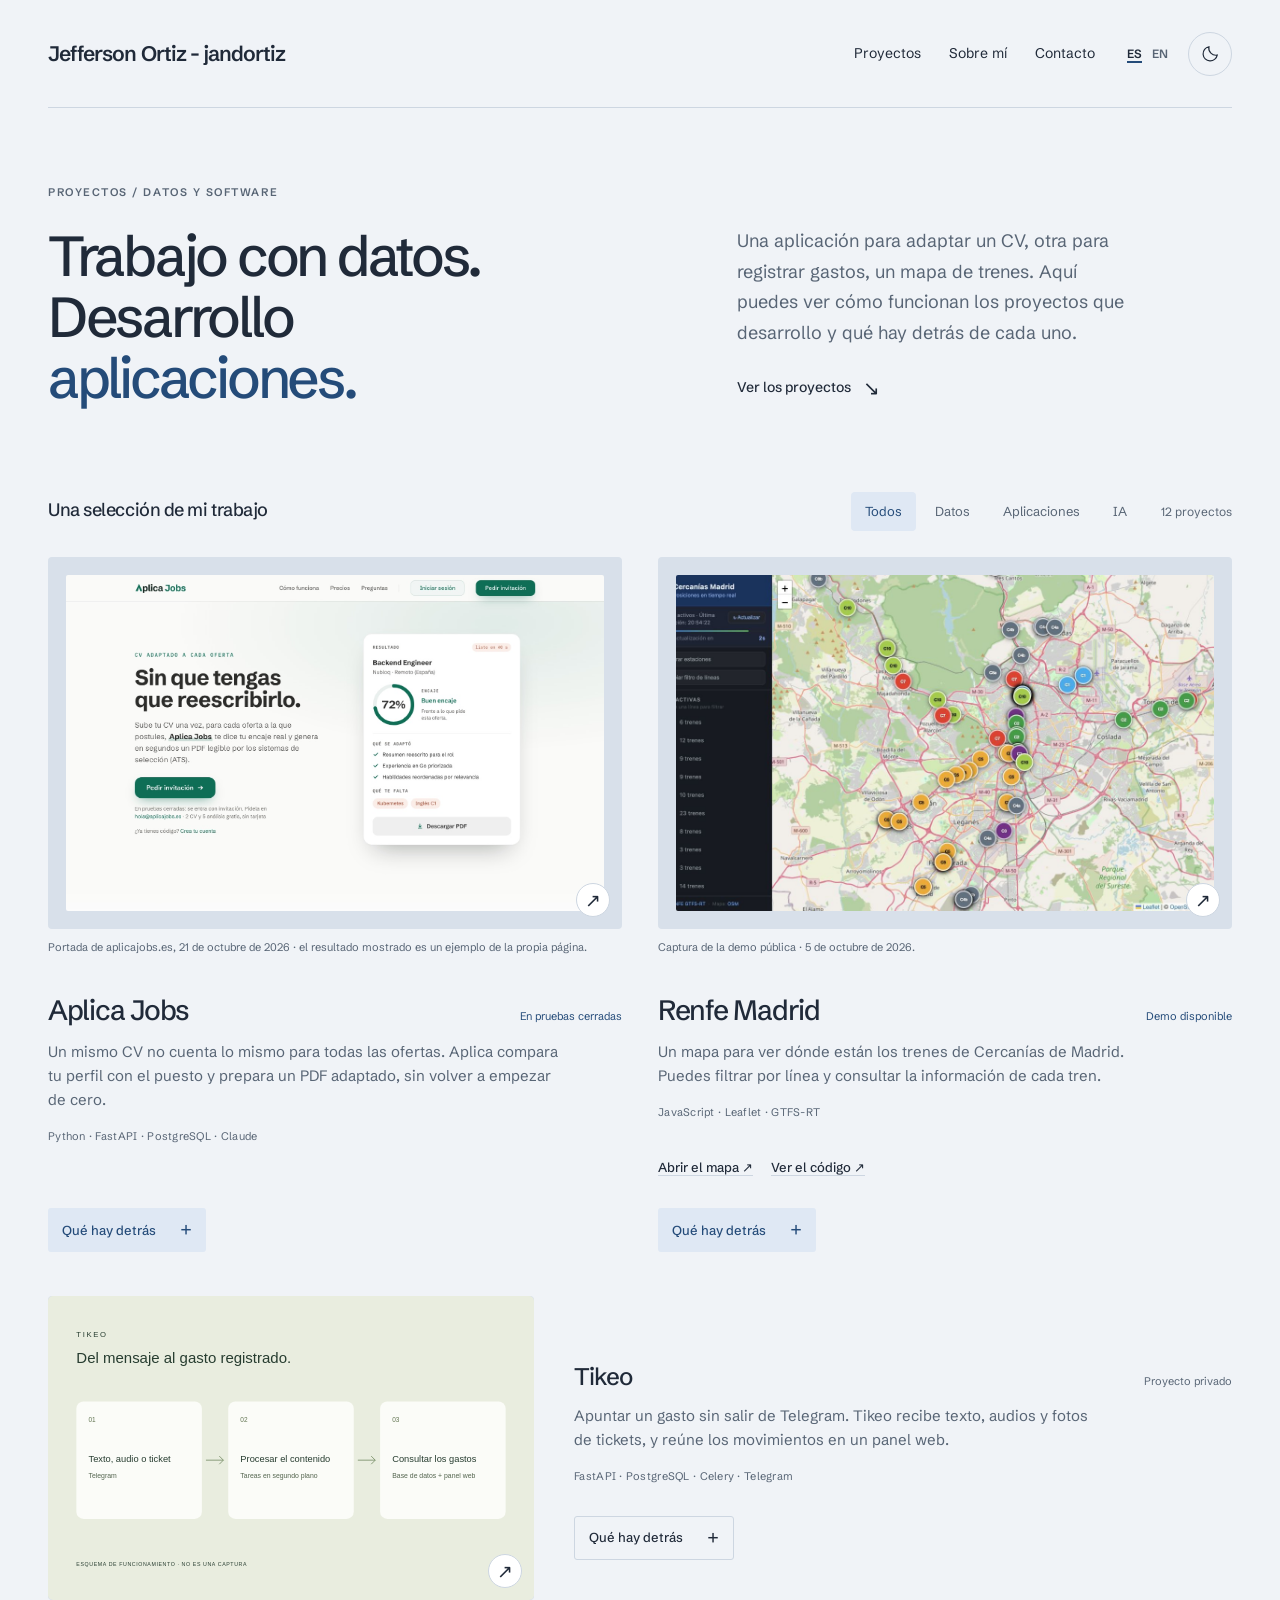
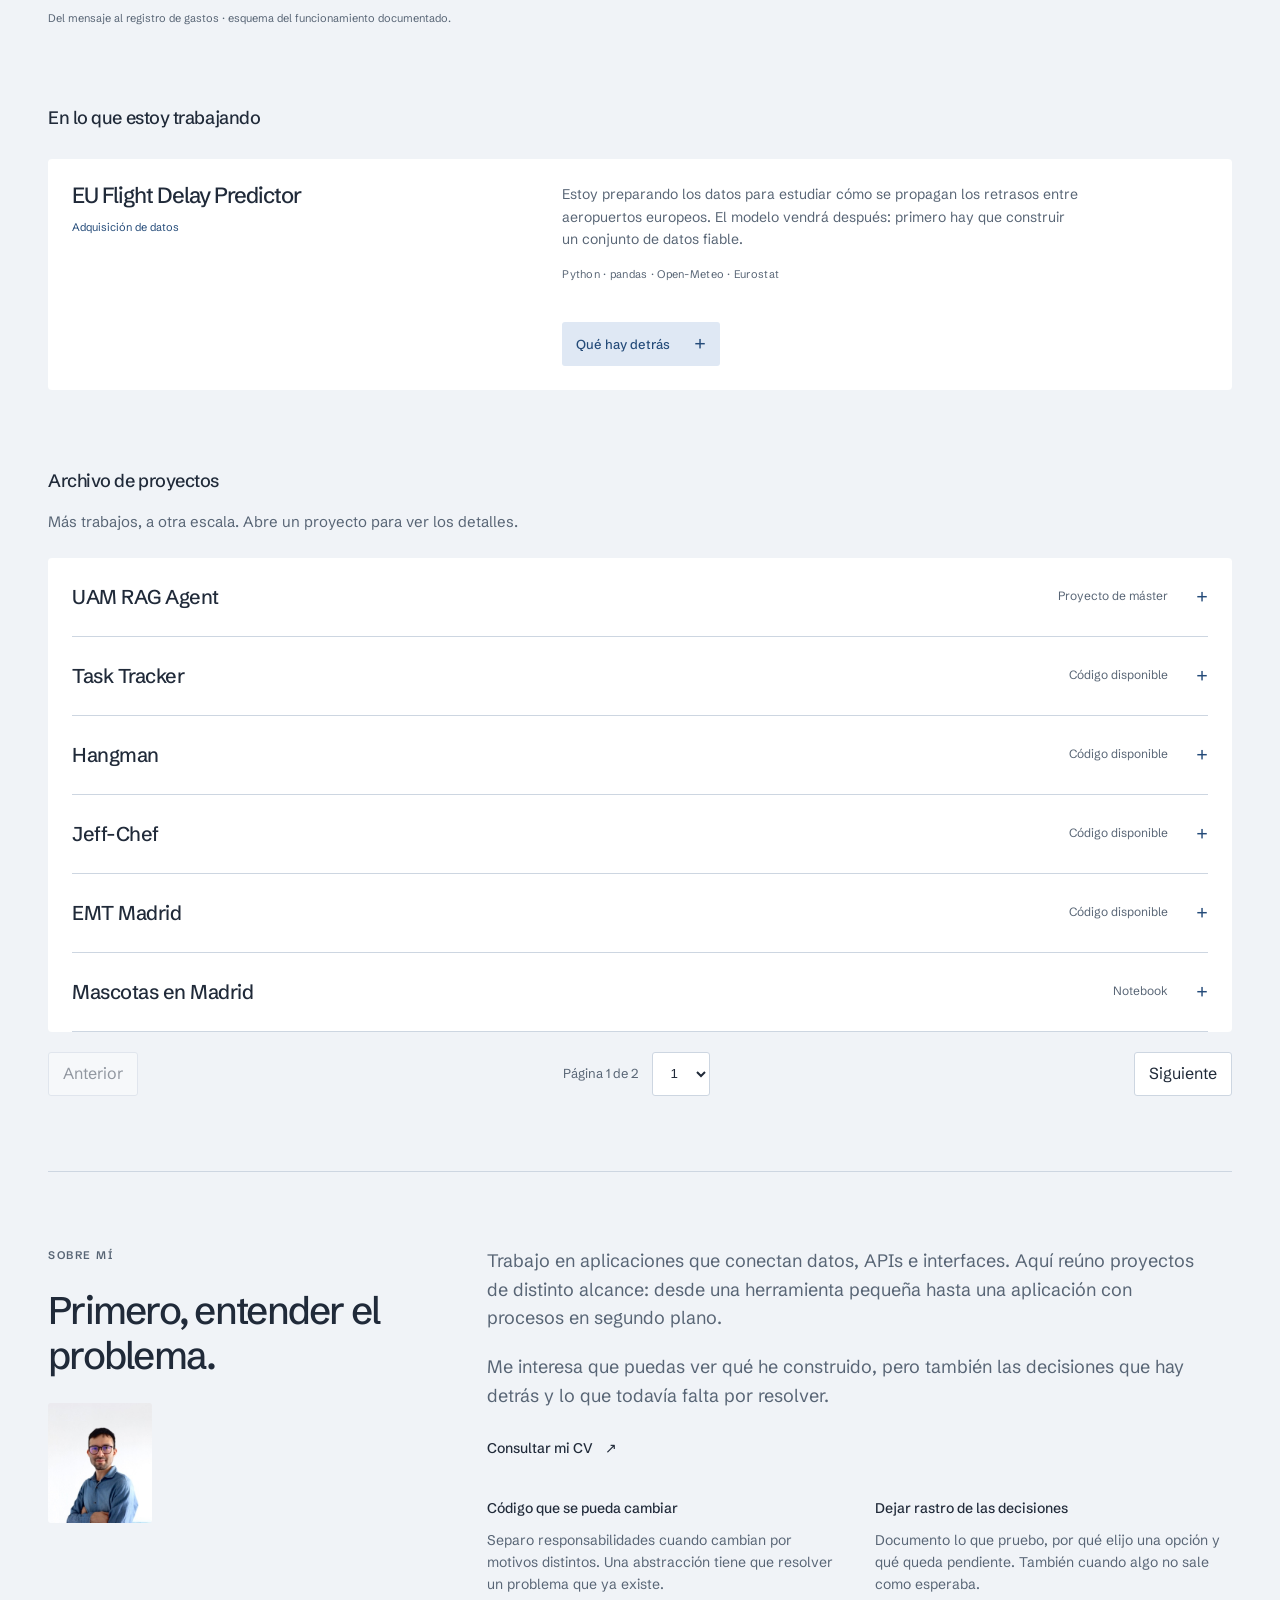
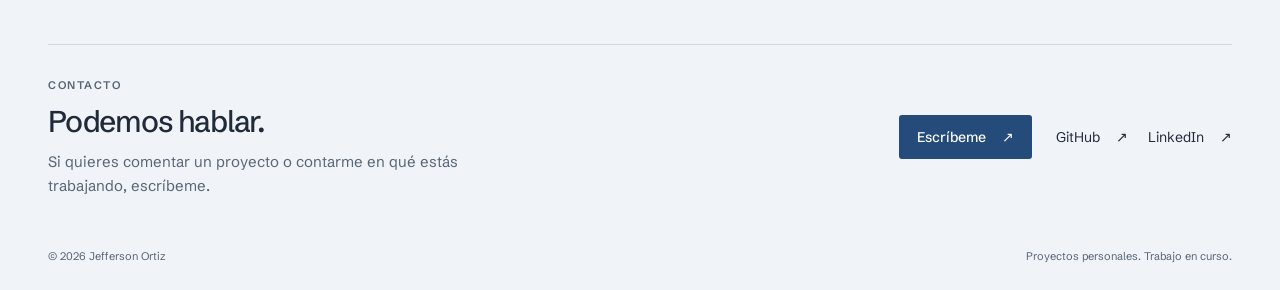
<file: index.html>
<!doctype html>
<!-- Generated by _portfolio/build.py. Edit _portfolio/content and templates. -->
<html lang="es" data-theme="light">
<head>
  <meta charset="utf-8">
  <meta name="viewport" content="width=device-width,initial-scale=1">
  <title>jandortiz — Datos y software</title>
  <meta name="description" content="Aplicaciones, análisis de datos y proyectos de Jefferson Ortiz. Qué hacen, cómo están construidos y lo que todavía está en desarrollo.">
  <link rel="canonical" href="https://jandortiz.com/">
  <link rel="alternate" hreflang="es" href="https://jandortiz.com/">
  <link rel="alternate" hreflang="en" href="https://jandortiz.com/en/">
  <link rel="alternate" hreflang="x-default" href="https://jandortiz.com/">
  <meta property="og:type" content="website">
  <meta property="og:site_name" content="Jefferson Ortiz">
  <meta property="og:title" content="Jefferson Ortiz — Datos y software">
  <meta property="og:description" content="Aplicaciones, análisis de datos y proyectos de Jefferson Ortiz. Qué hacen, cómo están construidos y lo que todavía está en desarrollo.">
  <meta property="og:url" content="https://jandortiz.com/">
  <meta property="og:locale" content="es_ES">
  <meta property="og:locale:alternate" content="en_GB">
  <meta property="og:image" content="https://jandortiz.com/imgs/social-preview.jpg">
  <meta property="og:image:width" content="1200">
  <meta property="og:image:height" content="630">
  <meta property="og:image:alt" content="Jefferson Ortiz — Datos y software">
  <meta name="twitter:card" content="summary_large_image">
  <script src="/js/theme.js"></script>
  <link rel="preload" href="/fonts/schibsted-grotesk-latin.woff2" as="font" type="font/woff2" crossorigin>
  <link rel="stylesheet" href="/css/styles.css">
  <link rel="icon" href="/imgs/favicon.svg" type="image/svg+xml">
  <script type="module" src="/js/main.js"></script>
</head>
<body id="top">
  <a class="skip-link" href="#main">Saltar al contenido</a>
  <header class="site-header wrap">
    <a class="wordmark" href="/">Jefferson Ortiz <span class="wordmark-alias"><span class="wordmark-separator" aria-hidden="true">- </span>jandortiz</span></a>
    <nav class="site-nav" aria-label="Navegación principal">
      <a href="#projects">Proyectos</a><a href="#about">Sobre mí</a><a href="#contact">Contacto</a>
    </nav>
    <div class="utilities">
      <nav class="language" aria-label="Idioma">
        <a href="/#top" lang="es" hreflang="es" aria-label="Español" aria-current="page">ES</a>
        <a href="/en/#top" lang="en" hreflang="en" aria-label="English" data-language>EN</a>
      </nav>
      <button class="theme-toggle" type="button" data-theme-toggle data-light-label="Modo claro" data-dark-label="Modo oscuro" aria-label="Modo oscuro" hidden>
        <svg class="moon" viewBox="0 0 24 24" fill="none" stroke="currentColor" stroke-width="1.5" aria-hidden="true"><path d="M20.5 14A9 9 0 0 1 10 3.5 9 9 0 1 0 20.5 14Z"/></svg>
        <svg class="sun" viewBox="0 0 24 24" fill="none" stroke="currentColor" stroke-width="1.5" aria-hidden="true"><circle cx="12" cy="12" r="4"/><path d="M12 2v2m0 16v2M2 12h2m16 0h2M5 5l1.5 1.5m11 11L19 19M5 19l1.5-1.5m11-11L19 5"/></svg>
      </button>
    </div>
  </header>
  <main id="main" class="wrap">
    <section class="hero" aria-labelledby="intro-title">
      <div><p class="eyebrow">Proyectos / Datos y software</p><h1 id="intro-title">Trabajo con datos.<br>Desarrollo<br><em>aplicaciones.</em></h1></div>
      <div class="hero-note"><p>Una aplicación para adaptar un CV, otra para registrar gastos, un mapa de trenes. Aquí puedes ver cómo funcionan los proyectos que desarrollo y qué hay detrás de cada uno.</p><a class="text-link" href="#projects">Ver los proyectos <span class="arrow" aria-hidden="true">↘</span></a></div>
    </section>
    <section id="projects" aria-labelledby="projects-title">
      <div class="section-bar">
        <h2 id="projects-title">Una selección de mi trabajo</h2>
        <div class="filter-area">
          <div class="filters" data-filters role="group" aria-label="Filtrar proyectos" hidden>
<button type="button" data-filter="all" aria-pressed="true">Todos</button><button type="button" data-filter="data" aria-pressed="false">Datos</button><button type="button" data-filter="apps" aria-pressed="false">Aplicaciones</button><button type="button" data-filter="ai" aria-pressed="false">IA</button>          </div>
          <span class="result-count" data-result-count data-singular="proyecto" data-plural="proyectos" role="status" hidden></span>
        </div>
      </div>
      <div data-project-group class="project-grid">
<article class="project" id="aplica" data-project data-categories="apps ai">
  <figure>
    <a class="project-image" href="https://aplicajobs.es" target="_blank" rel="noopener noreferrer" aria-label="Ir a la web de Aplica Jobs (abre aparte)">
      <img src="/imgs/projects/aplica-live.jpg" alt="Portada de Aplica Jobs con un ejemplo de adaptación de CV" width="1440" height="989" fetchpriority="high" decoding="async">
      <span class="zoom-mark" aria-hidden="true">↗</span>
    </a>
    <figcaption>Portada de aplicajobs.es, 21 de octubre de 2026 · el resultado mostrado es un ejemplo de la propia página.</figcaption>
  </figure>
  <div class="project-copy">
    <div class="project-heading">
      <h3>Aplica Jobs</h3>
      <span class="status">En pruebas cerradas</span>
    </div>
    <p class="project-description">Un mismo CV no cuenta lo mismo para todas las ofertas. Aplica compara tu perfil con el puesto y prepara un PDF adaptado, sin volver a empezar de cero.</p>
    <p class="stack">Python · FastAPI · PostgreSQL · Claude</p>
    <details>
      <summary>Qué hay detrás<span class="sr-only"> — Aplica Jobs</span></summary>
      <h4>De la oferta al PDF</h4>
      <p>El perfil se guarda para reutilizarlo entre candidaturas. La aplicación analiza el encaje con una oferta y genera el documento en segundo plano con Celery y ReportLab.</p>
      <h4>Una decisión importante</h4>
      <p>El análisis de encaje se corrige con reglas en código después de la respuesta del modelo. No todo se deja a criterio de la IA.</p>
      <h4>Hasta dónde llega</h4>
      <p>Está publicada en aplicajobs.es, en pruebas cerradas: se entra con invitación. La oferta se pega como texto y todavía no se pueden comprar créditos en línea. Las capturas muestran la portada y sus ejemplos, no una candidatura real.</p>
      <a class="text-link" href="/imgs/projects/aplica-live.jpg" data-gallery data-alt="Portada de Aplica Jobs con un ejemplo de adaptación de CV" data-caption="Portada de aplicajobs.es, 21 de octubre de 2026 · el resultado mostrado es un ejemplo de la propia página.">Ver imagen del proyecto <span aria-hidden="true">↗</span></a>
      <a class="text-link" href="/imgs/projects/aplica-live-process.jpg" data-gallery data-alt="Sección de la portada que explica los tres pasos de Aplica" data-caption="Cómo funciona · captura de la portada publicada, no de una ejecución del backend.">Ver otra imagen <span aria-hidden="true">↗</span></a>
    </details>
  </div>
</article>
<article class="project" id="renfe" data-project data-categories="apps data">
  <figure>
    <a class="project-image" href="/imgs/projects/renfe.jpg" data-gallery data-alt="Mapa de Madrid con trenes identificados por línea" data-caption="Captura de la demo pública · 5 de octubre de 2026." aria-label="Ampliar imagen de Renfe Madrid">
      <img src="/imgs/projects/renfe.jpg" alt="Mapa de Madrid con trenes identificados por línea" width="1280" height="720" loading="lazy" decoding="async">
      <span class="zoom-mark" aria-hidden="true">↗</span>
    </a>
    <figcaption>Captura de la demo pública · 5 de octubre de 2026.</figcaption>
  </figure>
  <div class="project-copy">
    <div class="project-heading">
      <h3>Renfe Madrid</h3>
      <span class="status">Demo disponible</span>
    </div>
    <p class="project-description">Un mapa para ver dónde están los trenes de Cercanías de Madrid. Puedes filtrar por línea y consultar la información de cada tren.</p>
    <p class="stack">JavaScript · Leaflet · GTFS-RT</p>
    <div class="project-links">
<a href="https://renfe-madrid.jandortiz.com/" target="_blank" rel="noopener noreferrer">Abrir el mapa <span aria-hidden="true">↗</span></a><a href="https://github.com/jandortiz/renfe-trains-madrid" target="_blank" rel="noopener noreferrer">Ver el código <span aria-hidden="true">↗</span></a>    </div>
    <details>
      <summary>Qué hay detrás<span class="sr-only"> — Renfe Madrid</span></summary>
      <h4>Del dato al mapa</h4>
      <p>Los datos de RENFE se convierten en marcadores sobre OpenStreetMap. El navegador consulta los feeds a través de funciones que actúan como intermediarias.</p>
      <h4>Lo que depende de otros</h4>
      <p>La información depende del servicio de RENFE. El mapa no es un planificador de rutas ni sustituye los avisos del operador.</p>
    </details>
  </div>
</article>
<article class="project project--wide" id="tikeo" data-project data-categories="apps ai">
  <figure>
    <a class="project-image" href="/imgs/projects/tikeo-es.svg" data-gallery data-alt="Texto, audio o ticket enviado por Telegram; procesamiento en segundo plano y gastos reunidos en el panel web." data-caption="Del mensaje al registro de gastos · esquema del funcionamiento documentado." aria-label="Ampliar imagen de Tikeo">
      <img src="/imgs/projects/tikeo-es.svg" alt="Texto, audio o ticket enviado por Telegram; procesamiento en segundo plano y gastos reunidos en el panel web." width="1200" height="750" loading="lazy" decoding="async">
      <span class="zoom-mark" aria-hidden="true">↗</span>
    </a>
    <figcaption>Del mensaje al registro de gastos · esquema del funcionamiento documentado.</figcaption>
  </figure>
  <div class="project-copy">
    <div class="project-heading">
      <h3>Tikeo</h3>
      <span class="status">Proyecto privado</span>
    </div>
    <p class="project-description">Apuntar un gasto sin salir de Telegram. Tikeo recibe texto, audios y fotos de tickets, y reúne los movimientos en un panel web.</p>
    <p class="stack">FastAPI · PostgreSQL · Celery · Telegram</p>
    <details>
      <summary>Qué hay detrás<span class="sr-only"> — Tikeo</span></summary>
      <h4>Entrada distinta, mismo registro</h4>
      <p>La transcripción de audio y la lectura de tickets se procesan en tareas de fondo. Los movimientos se guardan en PostgreSQL y se consultan desde el panel.</p>
      <h4>Alcance documentado</h4>
      <p>El código es privado. El registro y el panel están documentados como implementados; presupuestos, detección de suscripciones e informes semanales quedaron descartados. No los presento como funciones disponibles.</p>
    </details>
  </div>
</article>
      </div>
      <section class="collection" data-project-group aria-labelledby="ongoing-title">
        <div class="section-bar"><h2 id="ongoing-title">En lo que estoy trabajando</h2></div>
        <div class="collection-grid collection-grid--ongoing" >
<article class="project project--small" id="flight-delay" data-project data-categories="data ai">
  <div class="project-copy">
    <div class="project-heading">
      <h3>EU Flight Delay Predictor</h3>
      <span class="status">Adquisición de datos</span>
    </div>
    <p class="project-description">Estoy preparando los datos para estudiar cómo se propagan los retrasos entre aeropuertos europeos. El modelo vendrá después: primero hay que construir un conjunto de datos fiable.</p>
    <p class="stack">Python · pandas · Open-Meteo · Eurostat</p>
    <details>
      <summary>Qué hay detrás<span class="sr-only"> — EU Flight Delay Predictor</span></summary>
      <h4>Lo que existe hoy</h4>
      <p>Hay datos de contexto de meteorología y pasajeros, con validaciones todavía en curso. La adquisición de datos de vuelos está pendiente.</p>
      <h4>La pregunta pendiente</h4>
      <p>El objetivo es comparar modelos tabulares con un Transformer que incorpore el contexto de otros vuelos. Todavía no hay un modelo entrenado, una API ni un dashboard.</p>
    </details>
  </div>
</article>
        </div>
      </section>
      <section class="collection" data-project-group aria-labelledby="other-title">
        <div class="section-bar"><h2 id="other-title">Archivo de proyectos</h2></div>
<p class="archive-intro">Más trabajos, a otra escala. Abre un proyecto para ver los detalles.</p>        <div class="archive-list" data-archive>
<article class="project archive-project" id="uam-rag" data-project data-archive-project data-categories="ai data">
  <details>
    <summary><h3><span data-project-name>UAM RAG Agent</span><span class="status">Proyecto de máster</span></h3></summary>
    <div class="archive-content">
      <p class="project-description">Preguntar sobre los materiales del máster en lugar de buscar documento por documento. Mi TFM conecta una búsqueda vectorial con un modelo de lenguaje.</p>
      <p class="stack">LlamaIndex · MongoDB · Groq · Streamlit</p>
      <div class="project-links"><a href="https://github.com/jandortiz/uam-rag-agent" target="_blank" rel="noopener noreferrer">Explorar el repositorio <span aria-hidden="true">↗</span><span class="sr-only"> (abre aparte)</span></a></div>
<h4>Dar contexto a la respuesta</h4><p>La pregunta se representa como un vector. MongoDB recupera diez fragmentos de los materiales del máster y Groq genera la respuesta usando ese contexto.</p><h4>Lo que puedes revisar</h4><p>El repositorio contiene la implementación y la interfaz en Streamlit. La demo falló al arrancar en la revisión del 5 de octubre de 2026; por eso muestro un esquema y enlazo al código.</p><a class="text-link" href="/imgs/projects/rag-es.svg" data-gallery data-alt="Pregunta, recuperación de diez fragmentos en MongoDB y respuesta con Groq" data-caption="Esquema basado en el código · no es una captura de la aplicación.">Ver imagen del proyecto <span aria-hidden="true">↗</span></a>    </div>
  </details>
</article>
<article class="project archive-project" id="task-tracker" data-project data-archive-project data-categories="apps">
  <details>
    <summary><h3><span data-project-name>Task Tracker</span><span class="status">Código disponible</span></h3></summary>
    <div class="archive-content">
      <p class="project-description">Una cuadrícula anual para marcar los días en que cumples una tarea. Cada cuenta guarda su progreso en una base de datos para consultarlo desde otro dispositivo.</p>
      <p class="stack">FastAPI · PostgreSQL · JavaScript</p>
      <div class="project-links"><a href="https://github.com/jandortiz/task-tracker" target="_blank" rel="noopener noreferrer">Ver el código <span aria-hidden="true">↗</span><span class="sr-only"> (abre aparte)</span></a></div>
<h4>Dónde vive el progreso</h4><p>El navegador muestra la cuadrícula; una API FastAPI y PostgreSQL guardan los datos por cuenta. También se puede exportar e importar el progreso como JSON.</p><h4>Acceso actual</h4><p>La antigua demo de Railway no está disponible. El enlace lleva al repositorio para consultar el proyecto.</p>    </div>
  </details>
</article>
<article class="project archive-project" id="hangman" data-project data-archive-project data-categories="apps">
  <details>
    <summary><h3><span data-project-name>Hangman</span><span class="status">Código disponible</span></h3></summary>
    <div class="archive-content">
      <p class="project-description">El ahorcado de siempre, con palabras en inglés y una definición como pista. Un ejercicio pequeño para conectar la lógica de una partida con una API.</p>
      <p class="stack">Python · FastAPI · JavaScript</p>
      <div class="project-links"><a href="https://github.com/jandortiz/the-hangman-game" target="_blank" rel="noopener noreferrer">Ver el proyecto <span aria-hidden="true">↗</span><span class="sr-only"> (abre aparte)</span></a></div>
<h4>Si falla el diccionario</h4><p>Las palabras y definiciones se consultan en servicios externos. Hay una lista local de respaldo para que una caída de esas APIs no impida empezar una partida.</p><h4>Qué se puede revisar</h4><p>El repositorio incluye el backend, la interfaz y pruebas de la lógica del juego.</p>    </div>
  </details>
</article>
<article class="project archive-project" id="jeff-chef" data-project data-archive-project data-categories="apps ai">
  <details>
    <summary><h3><span data-project-name>Jeff-Chef</span><span class="status">Código disponible</span></h3></summary>
    <div class="archive-content">
      <p class="project-description">Dime qué ingredientes tienes y buscamos una receta española que encaje. La interfaz recoge la lista y una función en AWS consulta el modelo.</p>
      <p class="stack">React · AWS Lambda · OpenAI</p>
      <div class="project-links"><a href="https://github.com/jandortiz/Jeff-Chef" target="_blank" rel="noopener noreferrer">Ver el proyecto <span aria-hidden="true">↗</span><span class="sr-only"> (abre aparte)</span></a></div>
<h4>La integración</h4><p>React gestiona los ingredientes y presenta la receta. Una función en AWS Lambda hace la llamada a OpenAI, separada del código que recibe el navegador.</p><h4>Qué esperar</h4><p>La receta depende de la respuesta del modelo. El proyecto permite revisar la conexión entre la interfaz, la función en AWS y OpenAI.</p>    </div>
  </details>
</article>
<article class="project archive-project" id="emt-madrid" data-project data-archive-project data-categories="apps data">
  <details>
    <summary><h3><span data-project-name>EMT Madrid</span><span class="status">Código disponible</span></h3></summary>
    <div class="archive-content">
      <p class="project-description">Otra forma de mirar la movilidad en Madrid: estaciones de BiciMAD y paradas de autobús sobre un mapa.</p>
      <p class="stack">Python · JavaScript · Leaflet</p>
      <div class="project-links"><a href="https://github.com/jandortiz/EMT-Madrid-Webapp" target="_blank" rel="noopener noreferrer">Explorar el código <span aria-hidden="true">↗</span><span class="sr-only"> (abre aparte)</span></a></div>
<h4>El trabajo</h4><p>Una exploración de datos de movilidad con mapas de calor e información asociada a estaciones y paradas. El código permite revisar cómo se conectan los datos y la visualización.</p><h4>Estado del enlace</h4><p>Enlazo al repositorio; no presento una demo como servicio disponible.</p>    </div>
  </details>
</article>
<article class="project archive-project" id="mascotas-madrid" data-project data-archive-project data-categories="data">
  <details>
    <summary><h3><span data-project-name>Mascotas en Madrid</span><span class="status">Notebook</span></h3></summary>
    <div class="archive-content">
      <p class="project-description">Un análisis exploratorio del censo de mascotas y las áreas caninas por distrito. El trabajo está en un notebook, con sus gráficos y pasos de análisis.</p>
      <p class="stack">pandas · Seaborn · Matplotlib</p>
      <div class="project-links"><a href="https://www.kaggle.com/code/jeffersongarciaor/eda-mascotas-de-compa-a-madrid" target="_blank" rel="noopener noreferrer">Leer el notebook <span aria-hidden="true">↗</span><span class="sr-only"> (abre aparte)</span></a></div>
<h4>Alcance</h4><p>Es una exploración descriptiva de los datos, no un modelo predictivo ni una aplicación web.</p>    </div>
  </details>
</article>
<article class="project archive-project" id="california-housing" data-project data-archive-project data-categories="data">
  <details>
    <summary><h3><span data-project-name>California Housing</span><span class="status">Notebook</span></h3></summary>
    <div class="archive-content">
      <p class="project-description">Un ejercicio de clustering con datos de vivienda de California: agrupar observaciones y examinar qué tienen en común.</p>
      <p class="stack">pandas · NumPy · scikit-learn</p>
      <div class="project-links"><a href="https://www.kaggle.com/code/jeffersongarciaor/californiahousingclustering" target="_blank" rel="noopener noreferrer">Leer el notebook <span aria-hidden="true">↗</span><span class="sr-only"> (abre aparte)</span></a></div>
<h4>Alcance</h4><p>El notebook recoge el análisis. Los grupos son el resultado de una técnica de segmentación, no una valoración del mercado inmobiliario.</p>    </div>
  </details>
</article>
<article class="project archive-project" id="jalt" data-project data-archive-project data-categories="apps">
  <details>
    <summary><h3><span data-project-name>JALT</span><span class="status">Código disponible</span></h3></summary>
    <div class="archive-content">
      <p class="project-description">Un proyecto pequeño para el seguimiento de leads comerciales, hecho con HTML, CSS y JavaScript.</p>
      <p class="stack">HTML · CSS · JavaScript</p>
      <div class="project-links"><a href="https://github.com/jandortiz/jalt-Just-Another-Leads-Tracker" target="_blank" rel="noopener noreferrer">Ver el código <span aria-hidden="true">↗</span><span class="sr-only"> (abre aparte)</span></a></div>
<h4>Un alcance pequeño</h4><p>El repositorio contiene la interfaz para seguir leads. Se puede revisar como un proyecto acotado de HTML, CSS y JavaScript.</p>    </div>
  </details>
</article>
        </div>
        <nav class="pagination" data-pagination data-page-size="6" data-label="Página {page} de {pages}" aria-label="Páginas del archivo" hidden>
          <button type="button" data-page-previous>Anterior</button>
          <div><span data-page-status role="status"></span><select data-page-select aria-label="Ir a la página"></select></div>
          <button type="button" data-page-next>Siguiente</button>
        </nav>
      </section>
      <p data-empty class="empty" hidden>No hay proyectos en esta categoría.</p>
    </section>
    <section class="about" id="about" aria-labelledby="about-title">
      <div><p class="eyebrow">Sobre mí</p><h2 id="about-title">Primero, entender el problema.</h2><img class="about-photo" src="/imgs/portrait.jpg" alt="Jefferson Ortiz" width="104" height="120" loading="lazy"></div>
      <div class="about-copy">
<p>Trabajo en aplicaciones que conectan datos, APIs e interfaces. Aquí reúno proyectos de distinto alcance: desde una herramienta pequeña hasta una aplicación con procesos en segundo plano.</p><p>Me interesa que puedas ver qué he construido, pero también las decisiones que hay detrás y lo que todavía falta por resolver.</p>        <a class="text-link" href="https://github.com/jandortiz/curriculum-vitae/blob/curriculum-vitae-pdf/cv-jefferson-ortiz.pdf" target="_blank" rel="noopener noreferrer">Consultar mi CV <span aria-hidden="true">↗</span></a>
        <div class="work-notes"><div><h3>Código que se pueda cambiar</h3><p>Separo responsabilidades cuando cambian por motivos distintos. Una abstracción tiene que resolver un problema que ya existe.</p></div><div><h3>Dejar rastro de las decisiones</h3><p>Documento lo que pruebo, por qué elijo una opción y qué queda pendiente. También cuando algo no sale como esperaba.</p></div></div>
      </div>
    </section>
    <section class="contact" id="contact" aria-labelledby="contact-title">
      <div class="contact-copy"><p class="eyebrow">Contacto</p><h2 id="contact-title">Podemos hablar.</h2><p>Si quieres comentar un proyecto o contarme en qué estás trabajando, escríbeme.</p></div>
      <div class="contact-links">
        <a class="contact-email" href="mailto:jandortiz1890@gmail.com" target="_blank" rel="noopener noreferrer">Escríbeme<span class="sr-only"> (abre aparte)</span> <span aria-hidden="true">↗</span></a>
        <div class="contact-profiles"><a href="https://github.com/jandortiz" target="_blank" rel="noopener noreferrer">GitHub<span class="sr-only"> (abre aparte)</span> <span aria-hidden="true">↗</span></a><a href="https://www.linkedin.com/in/jandortiz/" target="_blank" rel="noopener noreferrer">LinkedIn<span class="sr-only"> (abre aparte)</span> <span aria-hidden="true">↗</span></a></div>
      </div>
    </section>
  </main>
  <footer class="site-footer wrap"><p>© 2026 Jefferson Ortiz</p><p>Proyectos personales. Trabajo en curso.</p></footer>
  <dialog class="viewer" data-viewer aria-labelledby="viewer-title">
    <div class="viewer-head"><h2 id="viewer-title" data-viewer-title></h2><button type="button" data-close aria-label="Cerrar visor">Cerrar <span aria-hidden="true">×</span></button></div>
    <figure><img class="viewer-image" data-viewer-image alt=""><figcaption data-viewer-caption></figcaption></figure>
    <div class="viewer-controls"><span class="viewer-counter" data-viewer-counter role="status"></span><div class="viewer-navigation" data-viewer-navigation><button type="button" data-previous aria-label="Imagen anterior">←</button><button type="button" data-next aria-label="Imagen siguiente">→</button></div></div>
  </dialog>
</body>
</html>
</file>
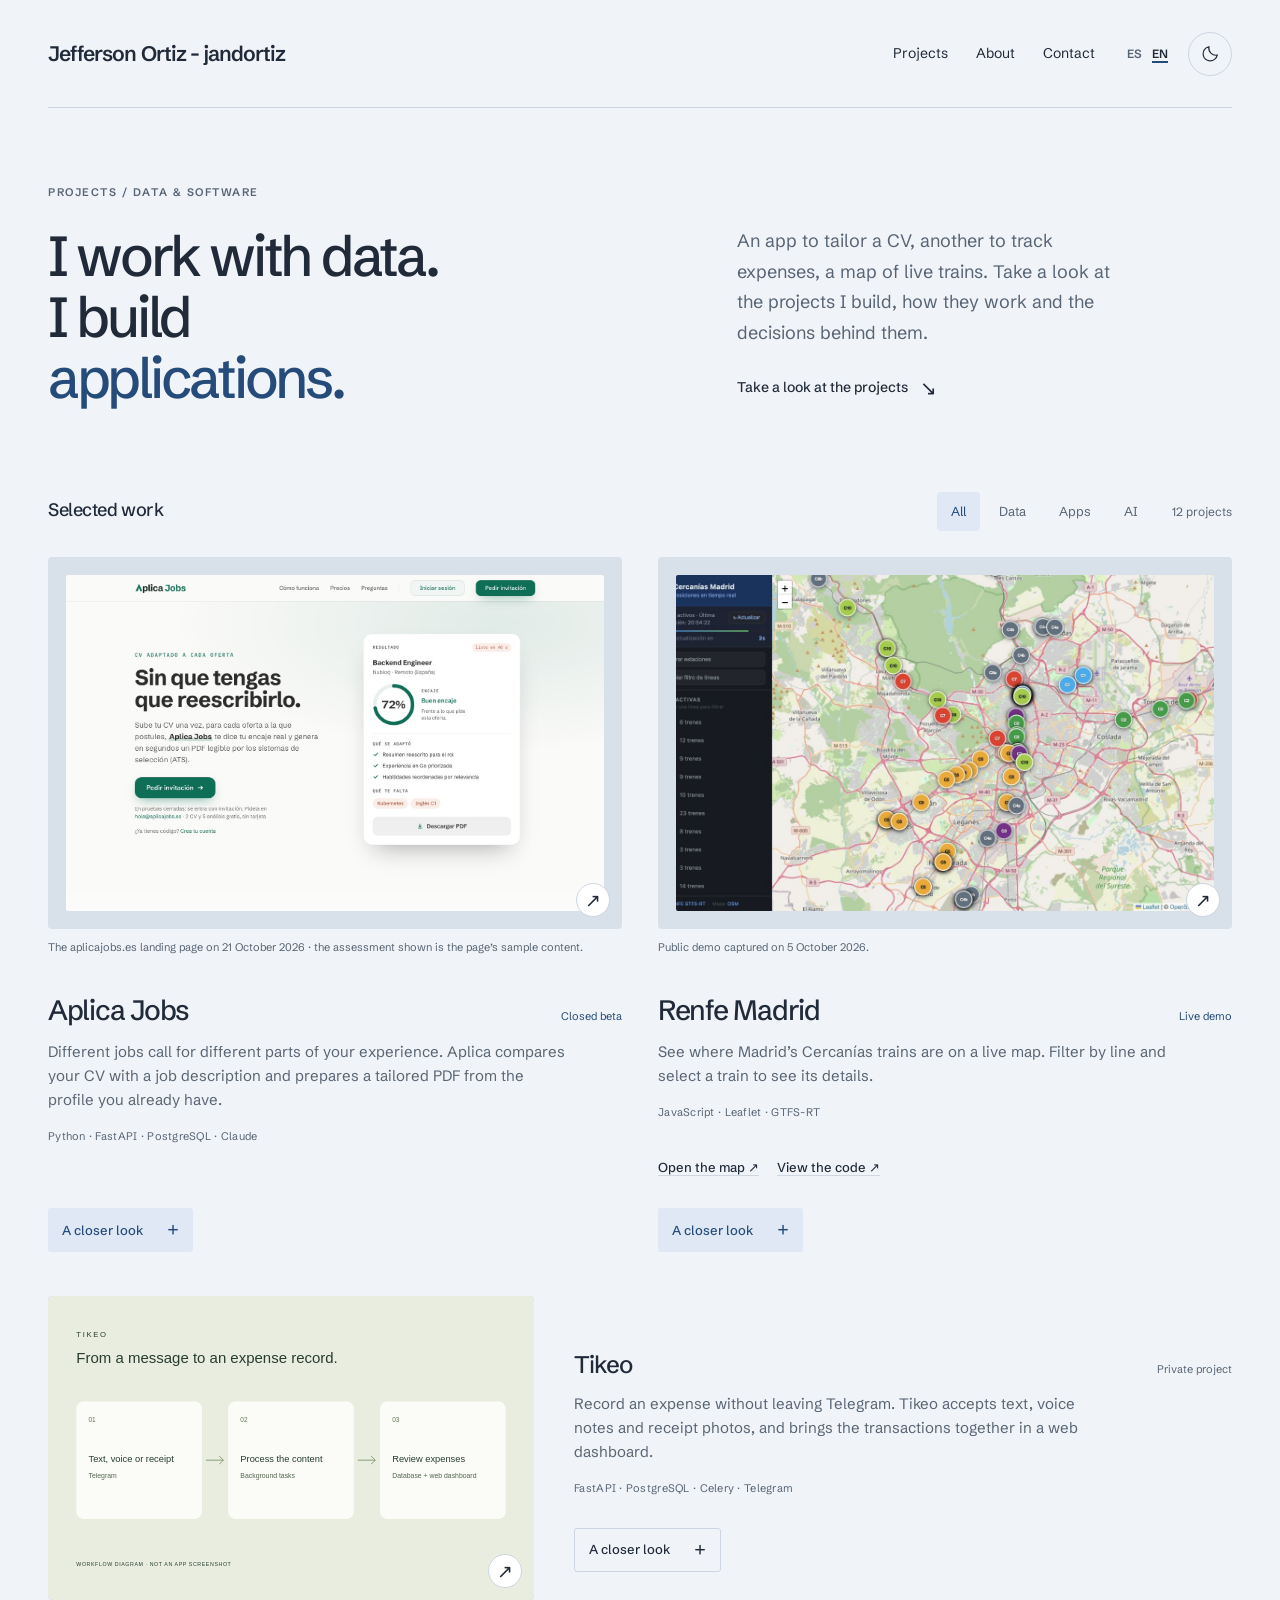
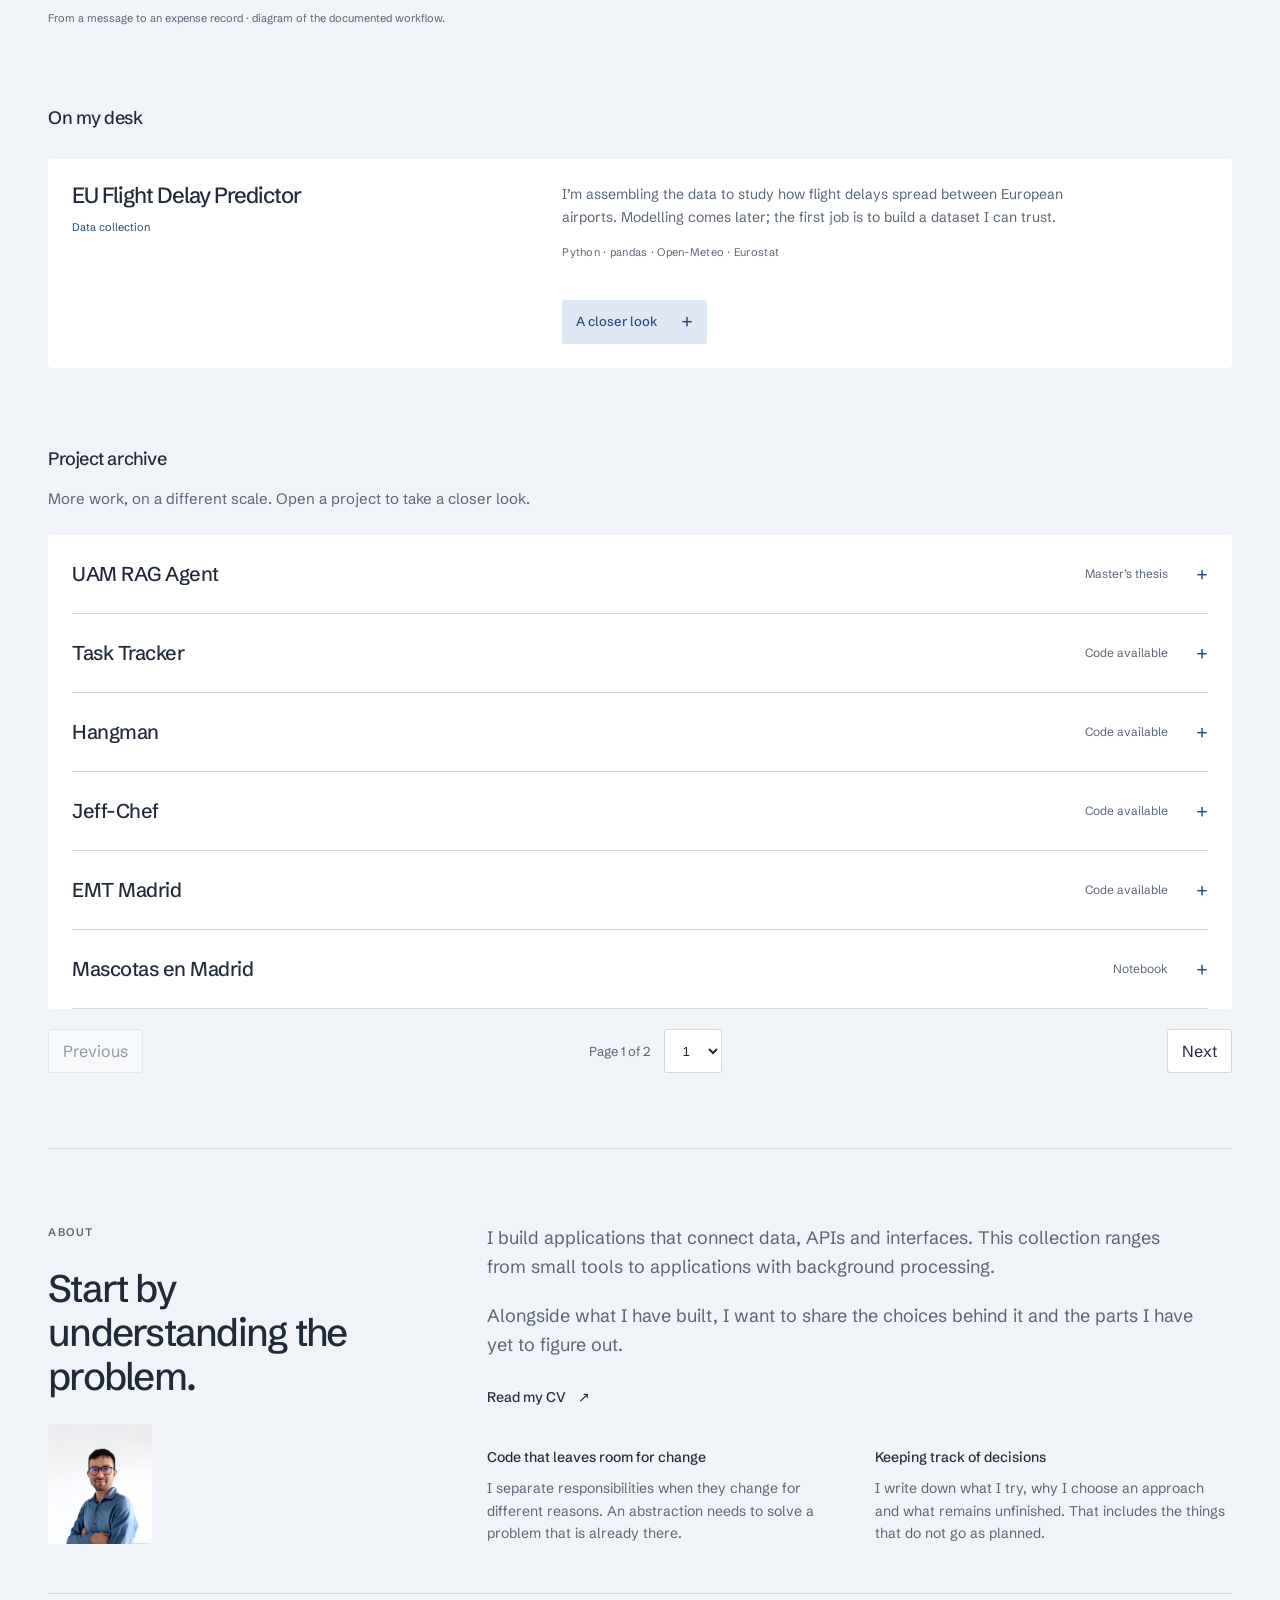
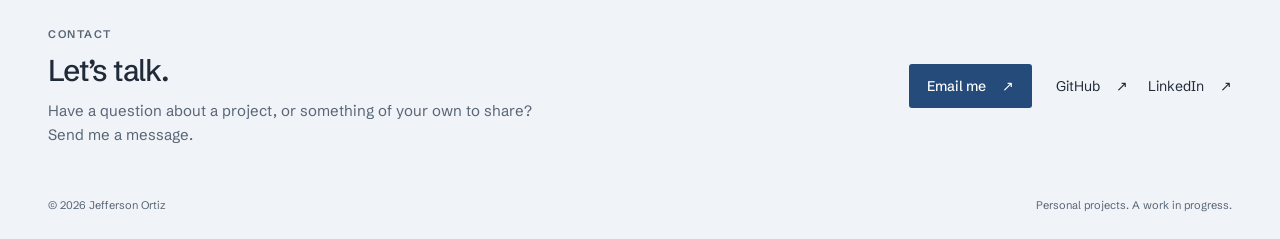
<file: en/index.html>
<!doctype html>
<!-- Generated by _portfolio/build.py. Edit _portfolio/content and templates. -->
<html lang="en" data-theme="light">
<head>
  <meta charset="utf-8">
  <meta name="viewport" content="width=device-width,initial-scale=1">
  <title>jandortiz — Data &amp; software</title>
  <meta name="description" content="Applications, data analysis and projects by Jefferson Ortiz. What they do, how they are built, and what is still in progress.">
  <link rel="canonical" href="https://jandortiz.com/en/">
  <link rel="alternate" hreflang="es" href="https://jandortiz.com/">
  <link rel="alternate" hreflang="en" href="https://jandortiz.com/en/">
  <link rel="alternate" hreflang="x-default" href="https://jandortiz.com/">
  <meta property="og:type" content="website">
  <meta property="og:site_name" content="Jefferson Ortiz">
  <meta property="og:title" content="Jefferson Ortiz — Data &amp; software">
  <meta property="og:description" content="Applications, data analysis and projects by Jefferson Ortiz. What they do, how they are built, and what is still in progress.">
  <meta property="og:url" content="https://jandortiz.com/en/">
  <meta property="og:locale" content="en_GB">
  <meta property="og:locale:alternate" content="es_ES">
  <meta property="og:image" content="https://jandortiz.com/imgs/social-preview.jpg">
  <meta property="og:image:width" content="1200">
  <meta property="og:image:height" content="630">
  <meta property="og:image:alt" content="Jefferson Ortiz — Data &amp; software">
  <meta name="twitter:card" content="summary_large_image">
  <script src="/js/theme.js"></script>
  <link rel="preload" href="/fonts/schibsted-grotesk-latin.woff2" as="font" type="font/woff2" crossorigin>
  <link rel="stylesheet" href="/css/styles.css">
  <link rel="icon" href="/imgs/favicon.svg" type="image/svg+xml">
  <script type="module" src="/js/main.js"></script>
</head>
<body id="top">
  <a class="skip-link" href="#main">Skip to content</a>
  <header class="site-header wrap">
    <a class="wordmark" href="/en/">Jefferson Ortiz <span class="wordmark-alias"><span class="wordmark-separator" aria-hidden="true">- </span>jandortiz</span></a>
    <nav class="site-nav" aria-label="Main navigation">
      <a href="#projects">Projects</a><a href="#about">About</a><a href="#contact">Contact</a>
    </nav>
    <div class="utilities">
      <nav class="language" aria-label="Language">
        <a href="/#top" lang="es" hreflang="es" aria-label="Español" data-language>ES</a>
        <a href="/en/#top" lang="en" hreflang="en" aria-label="English" aria-current="page">EN</a>
      </nav>
      <button class="theme-toggle" type="button" data-theme-toggle data-light-label="Switch to light mode" data-dark-label="Switch to dark mode" aria-label="Switch to dark mode" hidden>
        <svg class="moon" viewBox="0 0 24 24" fill="none" stroke="currentColor" stroke-width="1.5" aria-hidden="true"><path d="M20.5 14A9 9 0 0 1 10 3.5 9 9 0 1 0 20.5 14Z"/></svg>
        <svg class="sun" viewBox="0 0 24 24" fill="none" stroke="currentColor" stroke-width="1.5" aria-hidden="true"><circle cx="12" cy="12" r="4"/><path d="M12 2v2m0 16v2M2 12h2m16 0h2M5 5l1.5 1.5m11 11L19 19M5 19l1.5-1.5m11-11L19 5"/></svg>
      </button>
    </div>
  </header>
  <main id="main" class="wrap">
    <section class="hero" aria-labelledby="intro-title">
      <div><p class="eyebrow">Projects / Data &amp; software</p><h1 id="intro-title">I work with data.<br>I build<br><em>applications.</em></h1></div>
      <div class="hero-note"><p>An app to tailor a CV, another to track expenses, a map of live trains. Take a look at the projects I build, how they work and the decisions behind them.</p><a class="text-link" href="#projects">Take a look at the projects <span class="arrow" aria-hidden="true">↘</span></a></div>
    </section>
    <section id="projects" aria-labelledby="projects-title">
      <div class="section-bar">
        <h2 id="projects-title">Selected work</h2>
        <div class="filter-area">
          <div class="filters" data-filters role="group" aria-label="Filter projects" hidden>
<button type="button" data-filter="all" aria-pressed="true">All</button><button type="button" data-filter="data" aria-pressed="false">Data</button><button type="button" data-filter="apps" aria-pressed="false">Apps</button><button type="button" data-filter="ai" aria-pressed="false">AI</button>          </div>
          <span class="result-count" data-result-count data-singular="project" data-plural="projects" role="status" hidden></span>
        </div>
      </div>
      <div data-project-group class="project-grid">
<article class="project" id="aplica" data-project data-categories="apps ai">
  <figure>
    <a class="project-image" href="https://aplicajobs.es" target="_blank" rel="noopener noreferrer" aria-label="Visit the Aplica Jobs website (opens separately)">
      <img src="/imgs/projects/aplica-live.jpg" alt="Aplica Jobs landing page showing an example CV assessment" width="1440" height="989" fetchpriority="high" decoding="async">
      <span class="zoom-mark" aria-hidden="true">↗</span>
    </a>
    <figcaption>The aplicajobs.es landing page on 21 October 2026 · the assessment shown is the page’s sample content.</figcaption>
  </figure>
  <div class="project-copy">
    <div class="project-heading">
      <h3>Aplica Jobs</h3>
      <span class="status">Closed beta</span>
    </div>
    <p class="project-description">Different jobs call for different parts of your experience. Aplica compares your CV with a job description and prepares a tailored PDF from the profile you already have.</p>
    <p class="stack">Python · FastAPI · PostgreSQL · Claude</p>
    <details>
      <summary>A closer look<span class="sr-only"> — Aplica Jobs</span></summary>
      <h4>From job description to PDF</h4>
      <p>A saved profile carries over between applications. The app checks it against a job description, then uses Celery and ReportLab to generate the document in the background.</p>
      <h4>A deliberate choice</h4>
      <p>Code applies rules to the model’s assessment of the match. The final assessment is not left entirely to the language model.</p>
      <h4>Where it stands</h4>
      <p>It’s live at aplicajobs.es as a closed beta, so you need an invitation to sign up. Job descriptions are pasted in as text, and credits can’t be bought online yet. The images show the landing page and its sample content, not a real application.</p>
      <a class="text-link" href="/imgs/projects/aplica-live.jpg" data-gallery data-alt="Aplica Jobs landing page showing an example CV assessment" data-caption="The aplicajobs.es landing page on 21 October 2026 · the assessment shown is the page’s sample content.">View project image <span aria-hidden="true">↗</span></a>
      <a class="text-link" href="/imgs/projects/aplica-live-process.jpg" data-gallery data-alt="Landing page section explaining Aplica’s three steps" data-caption="How it works · a capture of the live landing page, not a backend run.">View another image <span aria-hidden="true">↗</span></a>
    </details>
  </div>
</article>
<article class="project" id="renfe" data-project data-categories="apps data">
  <figure>
    <a class="project-image" href="/imgs/projects/renfe.jpg" data-gallery data-alt="Madrid map with trains labelled by line" data-caption="Public demo captured on 5 October 2026." aria-label="Enlarge image of Renfe Madrid">
      <img src="/imgs/projects/renfe.jpg" alt="Madrid map with trains labelled by line" width="1280" height="720" loading="lazy" decoding="async">
      <span class="zoom-mark" aria-hidden="true">↗</span>
    </a>
    <figcaption>Public demo captured on 5 October 2026.</figcaption>
  </figure>
  <div class="project-copy">
    <div class="project-heading">
      <h3>Renfe Madrid</h3>
      <span class="status">Live demo</span>
    </div>
    <p class="project-description">See where Madrid’s Cercanías trains are on a live map. Filter by line and select a train to see its details.</p>
    <p class="stack">JavaScript · Leaflet · GTFS-RT</p>
    <div class="project-links">
<a href="https://renfe-madrid.jandortiz.com/" target="_blank" rel="noopener noreferrer">Open the map <span aria-hidden="true">↗</span></a><a href="https://github.com/jandortiz/renfe-trains-madrid" target="_blank" rel="noopener noreferrer">View the code <span aria-hidden="true">↗</span></a>    </div>
    <details>
      <summary>A closer look<span class="sr-only"> — Renfe Madrid</span></summary>
      <h4>From feed to map</h4>
      <p>RENFE’s data becomes markers on an OpenStreetMap map. Proxy functions sit between the browser and the train feeds.</p>
      <h4>What it depends on</h4>
      <p>The map relies on RENFE’s data service. It does not plan routes or replace the operator’s travel updates.</p>
    </details>
  </div>
</article>
<article class="project project--wide" id="tikeo" data-project data-categories="apps ai">
  <figure>
    <a class="project-image" href="/imgs/projects/tikeo-en.svg" data-gallery data-alt="Text, voice notes or receipts sent through Telegram, processed in the background and collected in a web dashboard." data-caption="From a message to an expense record · diagram of the documented workflow." aria-label="Enlarge image of Tikeo">
      <img src="/imgs/projects/tikeo-en.svg" alt="Text, voice notes or receipts sent through Telegram, processed in the background and collected in a web dashboard." width="1200" height="750" loading="lazy" decoding="async">
      <span class="zoom-mark" aria-hidden="true">↗</span>
    </a>
    <figcaption>From a message to an expense record · diagram of the documented workflow.</figcaption>
  </figure>
  <div class="project-copy">
    <div class="project-heading">
      <h3>Tikeo</h3>
      <span class="status">Private project</span>
    </div>
    <p class="project-description">Record an expense without leaving Telegram. Tikeo accepts text, voice notes and receipt photos, and brings the transactions together in a web dashboard.</p>
    <p class="stack">FastAPI · PostgreSQL · Celery · Telegram</p>
    <details>
      <summary>A closer look<span class="sr-only"> — Tikeo</span></summary>
      <h4>Different inputs, one record</h4>
      <p>Voice transcription and receipt reading run as background tasks. Transactions are stored in PostgreSQL and displayed in the dashboard.</p>
      <h4>Documented scope</h4>
      <p>The code is private. Expense recording and the dashboard are documented as implemented. Budgets, subscription detection and weekly reports were dropped from the scope.</p>
    </details>
  </div>
</article>
      </div>
      <section class="collection" data-project-group aria-labelledby="ongoing-title">
        <div class="section-bar"><h2 id="ongoing-title">On my desk</h2></div>
        <div class="collection-grid collection-grid--ongoing" >
<article class="project project--small" id="flight-delay" data-project data-categories="data ai">
  <div class="project-copy">
    <div class="project-heading">
      <h3>EU Flight Delay Predictor</h3>
      <span class="status">Data collection</span>
    </div>
    <p class="project-description">I’m assembling the data to study how flight delays spread between European airports. Modelling comes later; the first job is to build a dataset I can trust.</p>
    <p class="stack">Python · pandas · Open-Meteo · Eurostat</p>
    <details>
      <summary>A closer look<span class="sr-only"> — EU Flight Delay Predictor</span></summary>
      <h4>What exists today</h4>
      <p>Weather and passenger data are available, with validation still in progress. The flight data has not been acquired yet.</p>
      <h4>The question ahead</h4>
      <p>The aim is to compare tabular models with a Transformer that can use the context of other flights. There is no trained model, API or dashboard yet.</p>
    </details>
  </div>
</article>
        </div>
      </section>
      <section class="collection" data-project-group aria-labelledby="other-title">
        <div class="section-bar"><h2 id="other-title">Project archive</h2></div>
<p class="archive-intro">More work, on a different scale. Open a project to take a closer look.</p>        <div class="archive-list" data-archive>
<article class="project archive-project" id="uam-rag" data-project data-archive-project data-categories="ai data">
  <details>
    <summary><h3><span data-project-name>UAM RAG Agent</span><span class="status">Master’s thesis</span></h3></summary>
    <div class="archive-content">
      <p class="project-description">A way to ask questions about course material without opening every document. For my master’s thesis, I connected vector search to a language model.</p>
      <p class="stack">LlamaIndex · MongoDB · Groq · Streamlit</p>
      <div class="project-links"><a href="https://github.com/jandortiz/uam-rag-agent" target="_blank" rel="noopener noreferrer">Explore the repository <span aria-hidden="true">↗</span><span class="sr-only"> (opens separately)</span></a></div>
<h4>Giving the answer some context</h4><p>The question becomes a vector. MongoDB retrieves ten excerpts from the course materials, and Groq uses them as context for the answer.</p><h4>What you can inspect</h4><p>The repository includes the implementation and the Streamlit interface. The hosted demo failed to start when checked on 5 October 2026, so I have included a diagram and linked to the code.</p><a class="text-link" href="/imgs/projects/rag-en.svg" data-gallery data-alt="A question, ten excerpts retrieved from MongoDB, and an answer from Groq" data-caption="Diagram based on the code · not an application screenshot.">View project image <span aria-hidden="true">↗</span></a>    </div>
  </details>
</article>
<article class="project archive-project" id="task-tracker" data-project data-archive-project data-categories="apps">
  <details>
    <summary><h3><span data-project-name>Task Tracker</span><span class="status">Code available</span></h3></summary>
    <div class="archive-content">
      <p class="project-description">An annual grid for marking the days you complete a task. Each account stores its progress in a database, so it can be opened on another device.</p>
      <p class="stack">FastAPI · PostgreSQL · JavaScript</p>
      <div class="project-links"><a href="https://github.com/jandortiz/task-tracker" target="_blank" rel="noopener noreferrer">View the code <span aria-hidden="true">↗</span><span class="sr-only"> (opens separately)</span></a></div>
<h4>Where progress lives</h4><p>The browser displays the grid, while FastAPI and PostgreSQL store progress for each account. Progress can also be exported and imported as JSON.</p><h4>Current access</h4><p>The former Railway demo is unavailable. The repository is linked so you can inspect the project.</p>    </div>
  </details>
</article>
<article class="project archive-project" id="hangman" data-project data-archive-project data-categories="apps">
  <details>
    <summary><h3><span data-project-name>Hangman</span><span class="status">Code available</span></h3></summary>
    <div class="archive-content">
      <p class="project-description">A familiar game with English words and dictionary definitions as clues. A small project connecting game logic to an API.</p>
      <p class="stack">Python · FastAPI · JavaScript</p>
      <div class="project-links"><a href="https://github.com/jandortiz/the-hangman-game" target="_blank" rel="noopener noreferrer">View the project <span aria-hidden="true">↗</span><span class="sr-only"> (opens separately)</span></a></div>
<h4>When the dictionary is unavailable</h4><p>External services supply the words and definitions. A local fallback list allows a game to start when those services are unavailable.</p><h4>What is available</h4><p>The repository includes the backend, interface and tests for the game logic.</p>    </div>
  </details>
</article>
<article class="project archive-project" id="jeff-chef" data-project data-archive-project data-categories="apps ai">
  <details>
    <summary><h3><span data-project-name>Jeff-Chef</span><span class="status">Code available</span></h3></summary>
    <div class="archive-content">
      <p class="project-description">Start with the ingredients you have and get a Spanish recipe suggestion. The interface collects the list, and an AWS function sends it to the model.</p>
      <p class="stack">React · AWS Lambda · OpenAI</p>
      <div class="project-links"><a href="https://github.com/jandortiz/Jeff-Chef" target="_blank" rel="noopener noreferrer">View the project <span aria-hidden="true">↗</span><span class="sr-only"> (opens separately)</span></a></div>
<h4>The integration</h4><p>React handles the ingredient list and displays the recipe. An AWS Lambda function calls OpenAI separately from the code delivered to the browser.</p><h4>What to expect</h4><p>The recipe depends on the model’s response. The project shows how the interface, AWS function and OpenAI fit together.</p>    </div>
  </details>
</article>
<article class="project archive-project" id="emt-madrid" data-project data-archive-project data-categories="apps data">
  <details>
    <summary><h3><span data-project-name>EMT Madrid</span><span class="status">Code available</span></h3></summary>
    <div class="archive-content">
      <p class="project-description">Another view of Madrid’s transport network: BiciMAD stations and bus stops on a map.</p>
      <p class="stack">Python · JavaScript · Leaflet</p>
      <div class="project-links"><a href="https://github.com/jandortiz/EMT-Madrid-Webapp" target="_blank" rel="noopener noreferrer">Explore the code <span aria-hidden="true">↗</span><span class="sr-only"> (opens separately)</span></a></div>
<h4>The work</h4><p>An exploration of transport data through heatmaps and information attached to stations and stops. The code shows how the data connects to the visualisation.</p><h4>Where the link goes</h4><p>The link opens the repository. No live service is offered here.</p>    </div>
  </details>
</article>
<article class="project archive-project" id="mascotas-madrid" data-project data-archive-project data-categories="data">
  <details>
    <summary><h3><span data-project-name>Mascotas en Madrid</span><span class="status">Notebook</span></h3></summary>
    <div class="archive-content">
      <p class="project-description">An exploratory analysis of pet census data and dog areas across Madrid’s districts. The notebook contains the charts and the steps behind the analysis.</p>
      <p class="stack">pandas · Seaborn · Matplotlib</p>
      <div class="project-links"><a href="https://www.kaggle.com/code/jeffersongarciaor/eda-mascotas-de-compa-a-madrid" target="_blank" rel="noopener noreferrer">Read the notebook <span aria-hidden="true">↗</span><span class="sr-only"> (opens separately)</span></a></div>
<h4>Scope</h4><p>This is descriptive data exploration, not a predictive model or a web application.</p>    </div>
  </details>
</article>
<article class="project archive-project" id="california-housing" data-project data-archive-project data-categories="data">
  <details>
    <summary><h3><span data-project-name>California Housing</span><span class="status">Notebook</span></h3></summary>
    <div class="archive-content">
      <p class="project-description">A clustering exercise using California housing data: grouping observations and looking at what they have in common.</p>
      <p class="stack">pandas · NumPy · scikit-learn</p>
      <div class="project-links"><a href="https://www.kaggle.com/code/jeffersongarciaor/californiahousingclustering" target="_blank" rel="noopener noreferrer">Read the notebook <span aria-hidden="true">↗</span><span class="sr-only"> (opens separately)</span></a></div>
<h4>Scope</h4><p>The analysis is in the notebook. Its clusters are the output of a segmentation method, not a property valuation.</p>    </div>
  </details>
</article>
<article class="project archive-project" id="jalt" data-project data-archive-project data-categories="apps">
  <details>
    <summary><h3><span data-project-name>JALT</span><span class="status">Code available</span></h3></summary>
    <div class="archive-content">
      <p class="project-description">A small sales lead tracking project built with HTML, CSS and JavaScript.</p>
      <p class="stack">HTML · CSS · JavaScript</p>
      <div class="project-links"><a href="https://github.com/jandortiz/jalt-Just-Another-Leads-Tracker" target="_blank" rel="noopener noreferrer">View the code <span aria-hidden="true">↗</span><span class="sr-only"> (opens separately)</span></a></div>
<h4>A small scope</h4><p>The repository contains the lead tracking interface: a small, self-contained HTML, CSS and JavaScript project.</p>    </div>
  </details>
</article>
        </div>
        <nav class="pagination" data-pagination data-page-size="6" data-label="Page {page} of {pages}" aria-label="Archive pages" hidden>
          <button type="button" data-page-previous>Previous</button>
          <div><span data-page-status role="status"></span><select data-page-select aria-label="Go to page"></select></div>
          <button type="button" data-page-next>Next</button>
        </nav>
      </section>
      <p data-empty class="empty" hidden>There are no projects in this category.</p>
    </section>
    <section class="about" id="about" aria-labelledby="about-title">
      <div><p class="eyebrow">About</p><h2 id="about-title">Start by understanding the problem.</h2><img class="about-photo" src="/imgs/portrait.jpg" alt="Jefferson Ortiz" width="104" height="120" loading="lazy"></div>
      <div class="about-copy">
<p>I build applications that connect data, APIs and interfaces. This collection ranges from small tools to applications with background processing.</p><p>Alongside what I have built, I want to share the choices behind it and the parts I have yet to figure out.</p>        <a class="text-link" href="https://github.com/jandortiz/curriculum-vitae/blob/curriculum-vitae-pdf/cv-jefferson-ortiz.pdf" target="_blank" rel="noopener noreferrer">Read my CV <span aria-hidden="true">↗</span></a>
        <div class="work-notes"><div><h3>Code that leaves room for change</h3><p>I separate responsibilities when they change for different reasons. An abstraction needs to solve a problem that is already there.</p></div><div><h3>Keeping track of decisions</h3><p>I write down what I try, why I choose an approach and what remains unfinished. That includes the things that do not go as planned.</p></div></div>
      </div>
    </section>
    <section class="contact" id="contact" aria-labelledby="contact-title">
      <div class="contact-copy"><p class="eyebrow">Contact</p><h2 id="contact-title">Let’s talk.</h2><p>Have a question about a project, or something of your own to share? Send me a message.</p></div>
      <div class="contact-links">
        <a class="contact-email" href="mailto:jandortiz1890@gmail.com" target="_blank" rel="noopener noreferrer">Email me<span class="sr-only"> (opens separately)</span> <span aria-hidden="true">↗</span></a>
        <div class="contact-profiles"><a href="https://github.com/jandortiz" target="_blank" rel="noopener noreferrer">GitHub<span class="sr-only"> (opens separately)</span> <span aria-hidden="true">↗</span></a><a href="https://www.linkedin.com/in/jandortiz/" target="_blank" rel="noopener noreferrer">LinkedIn<span class="sr-only"> (opens separately)</span> <span aria-hidden="true">↗</span></a></div>
      </div>
    </section>
  </main>
  <footer class="site-footer wrap"><p>© 2026 Jefferson Ortiz</p><p>Personal projects. A work in progress.</p></footer>
  <dialog class="viewer" data-viewer aria-labelledby="viewer-title">
    <div class="viewer-head"><h2 id="viewer-title" data-viewer-title></h2><button type="button" data-close aria-label="Close image viewer">Close <span aria-hidden="true">×</span></button></div>
    <figure><img class="viewer-image" data-viewer-image alt=""><figcaption data-viewer-caption></figcaption></figure>
    <div class="viewer-controls"><span class="viewer-counter" data-viewer-counter role="status"></span><div class="viewer-navigation" data-viewer-navigation><button type="button" data-previous aria-label="Previous image">←</button><button type="button" data-next aria-label="Next image">→</button></div></div>
  </dialog>
</body>
</html>
</file>
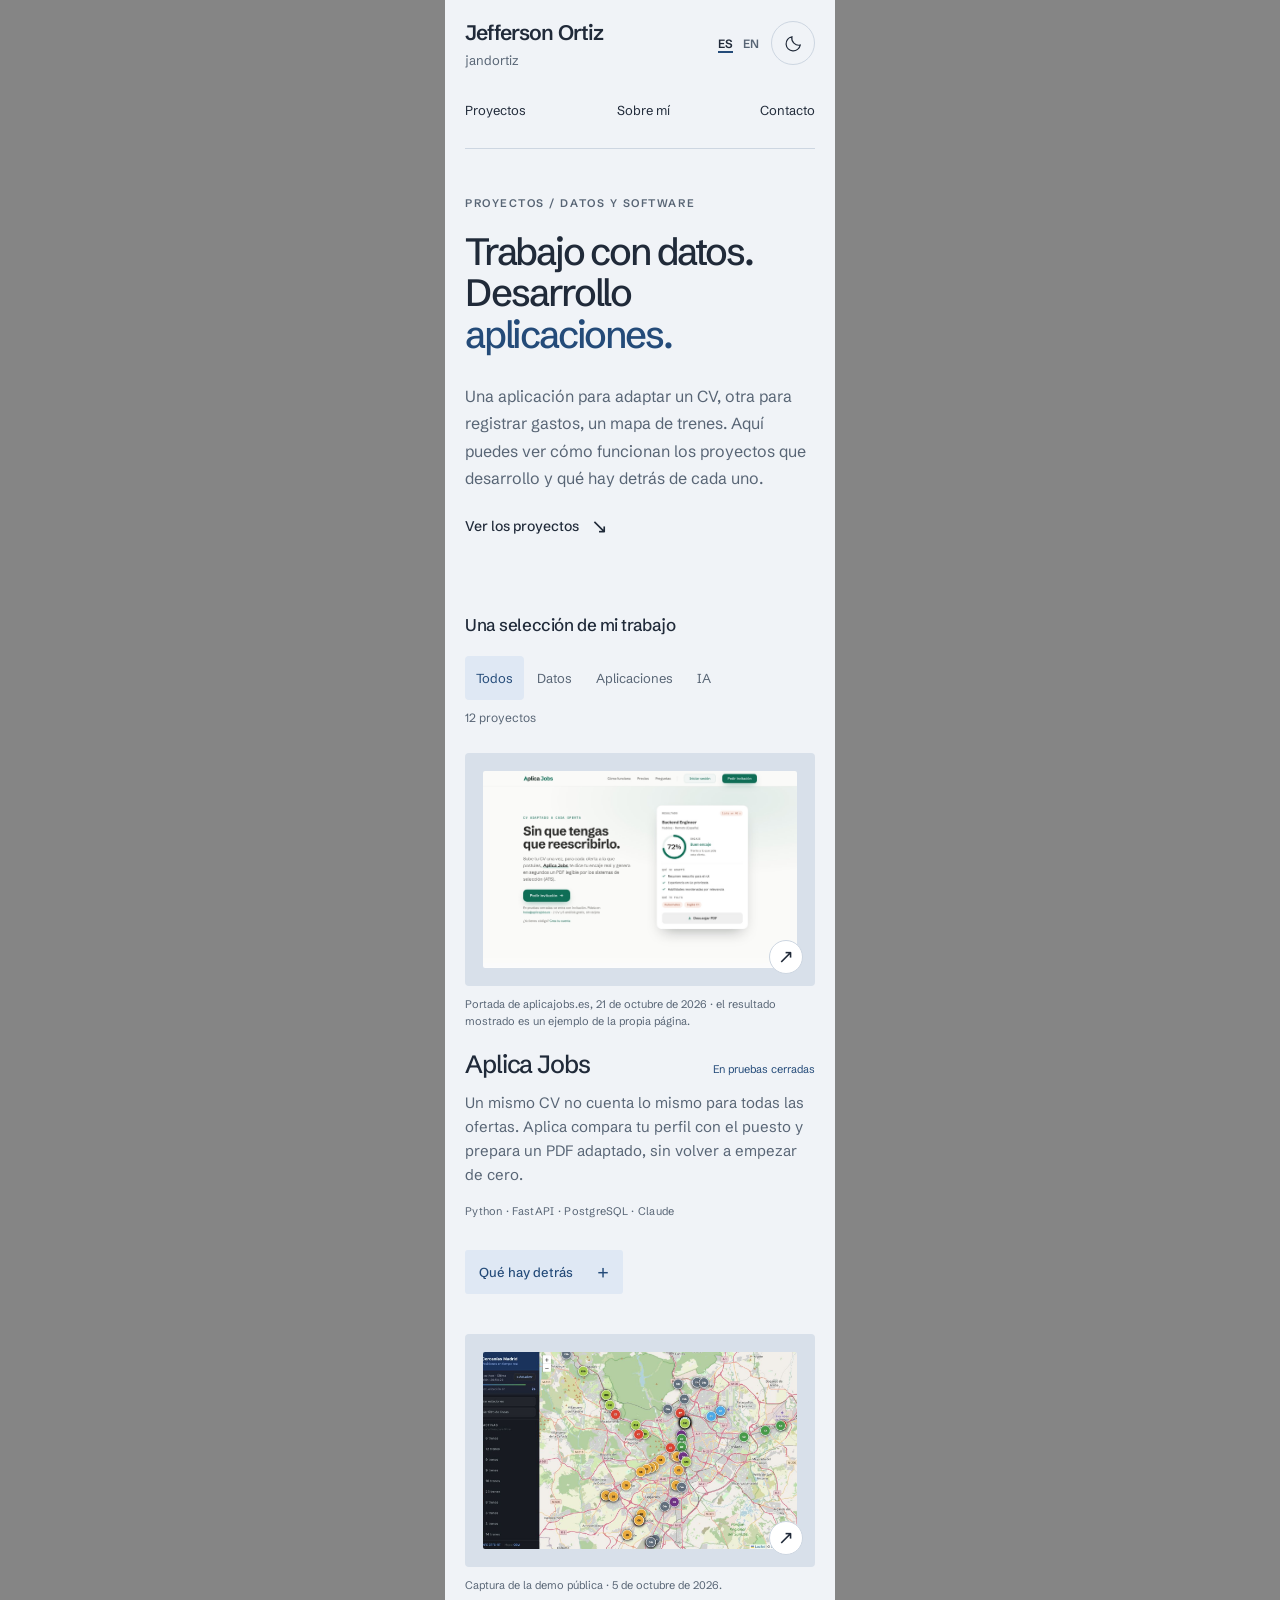
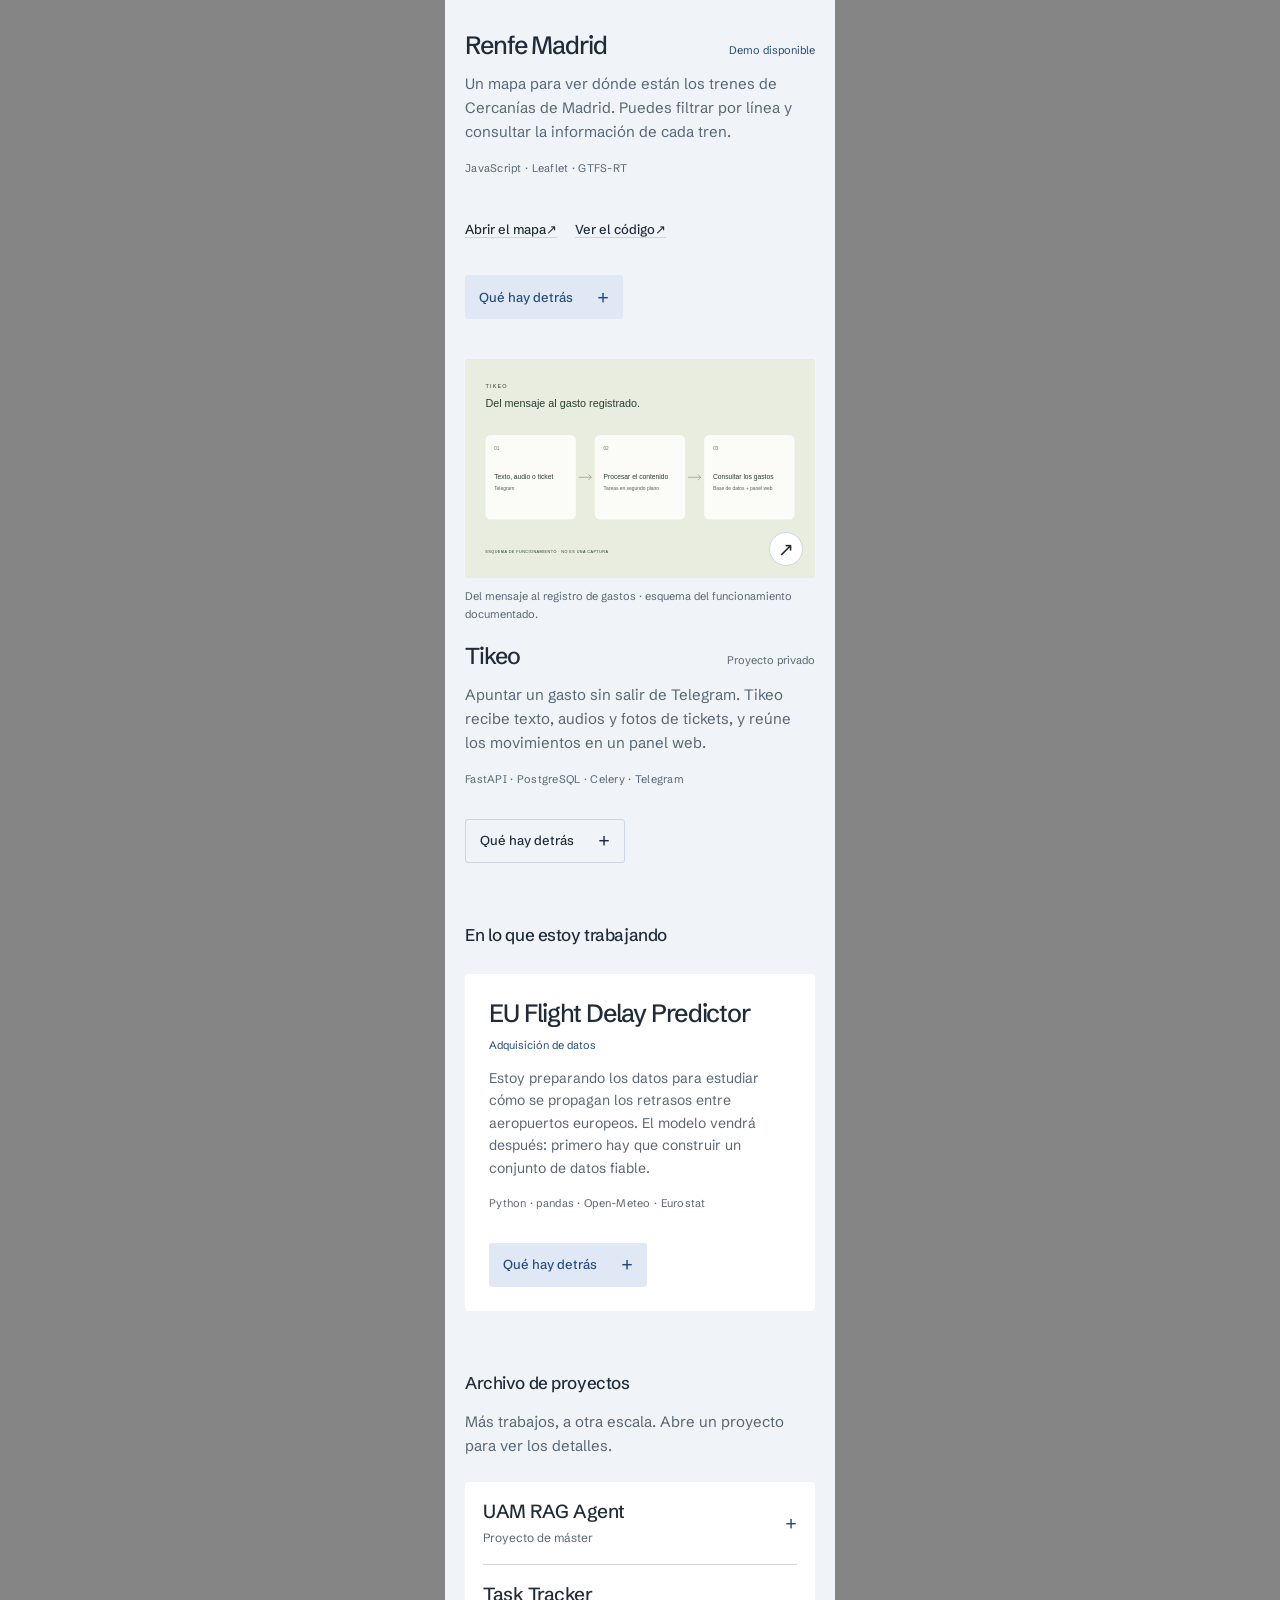
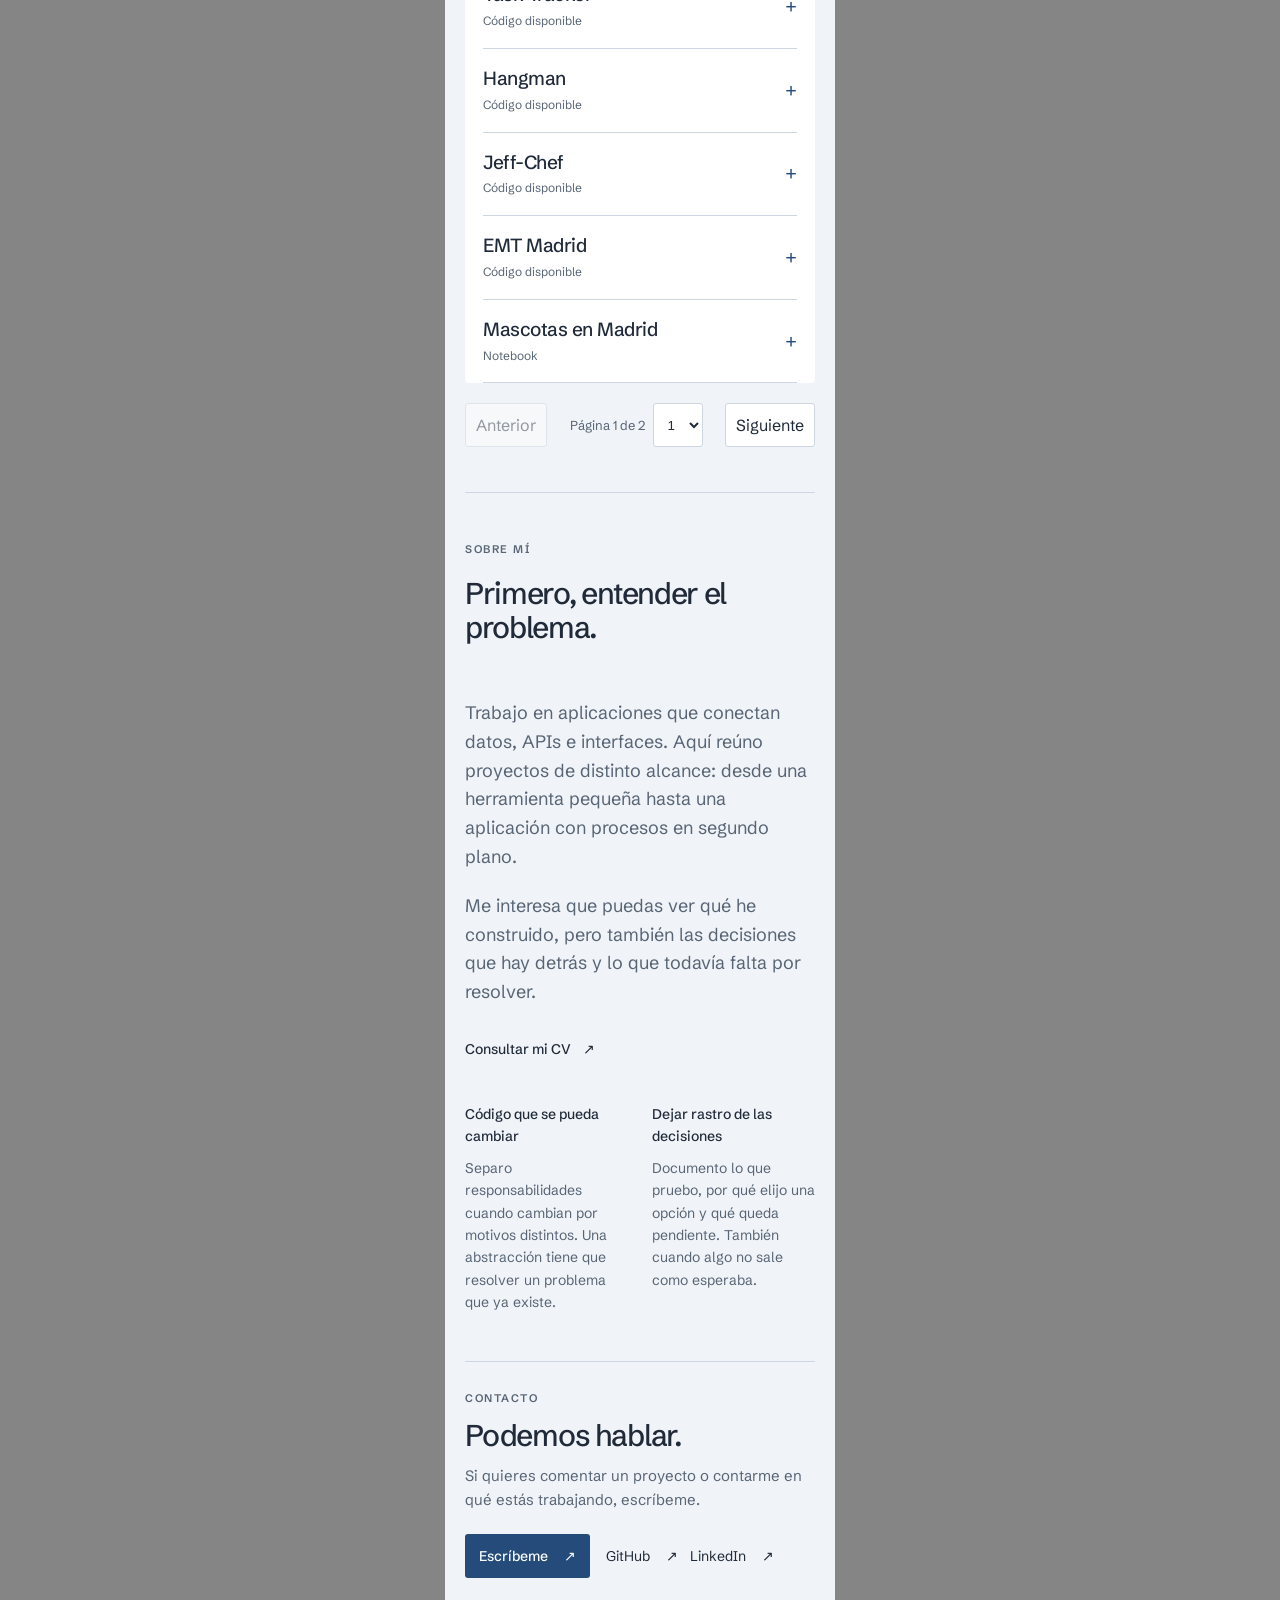
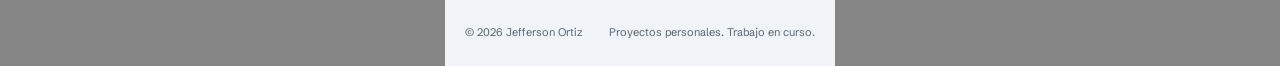
<file: _portfolio/tests/responsive.html>
<!doctype html><html lang="en"><meta charset="utf-8"><title>Responsive review</title><style>body{margin:0;background:#858585}iframe{display:block;border:0;margin:auto;background:white}</style><iframe title="Portfolio responsive preview"></iframe><script>
const params=new URLSearchParams(location.search);
const width=Number(params.get('width'))||390;
const frame=document.querySelector('iframe');
frame.width=width;frame.height=1000;document.body.style.minWidth=width+'px';
localStorage.setItem('jandortiz-theme',params.get('theme')==='dark'?'dark':'light');
frame.src=(params.get('zoom')==='2'?'/__test__/zoom/':'/')+(params.get('lang')==='en'?'en/':'');
frame.addEventListener('load',async()=>{
 const doc=frame.contentDocument;
 const images=[...doc.images].filter(image=>image.getAttribute('src'));
 for(const image of images)image.loading='eager';
 await Promise.all(images.map(image=>image.decode().catch(()=>{})));
 await doc.fonts.ready;
 frame.height=doc.documentElement.scrollHeight;
 document.title=`${width}px ${params.get('lang')} ${params.get('theme')}`;
 document.body.dataset.ready='true';
});
</script></html>
</file>
<file: css/styles.css>
/* Shared geometry; theme tokens are the only source of interface colours. */
:root {
  color-scheme: light;
  --bg: #f0f3f7;
  --surface: #ffffff;
  --text: #202a39;
  --muted: #586575;
  --line: #cdd6e1;
  --accent: #244b79;
  --accent-soft: #dfe8f4;
  --image-surface: #d8e0ea;
  --overlay: #10181ce8;
  --font: 'Portfolio Sans', 'Helvetica Neue', Arial, sans-serif;
}
:root[data-theme="dark"] {
  color-scheme: dark;
  --bg: #151e2b;
  --surface: #202c3d;
  --text: #edf3fb;
  --muted: #b1c1d5;
  --line: #3c4f68;
  --accent: #9cbfed;
  --accent-soft: #273e5c;
  --image-surface: #29384d;
}
@font-face { font-family: 'Portfolio Sans'; src: url('/fonts/schibsted-grotesk-latin.woff2') format('woff2'); font-style: normal; font-weight: 400 800; font-display: swap; }
* { box-sizing: border-box; }
html { scroll-behavior: smooth; scroll-padding-top: 1.5rem; }
body { margin: 0; background: var(--bg); color: var(--text); font-family: var(--font); line-height: 1.6; }
button, input { font: inherit; }
button, a { -webkit-tap-highlight-color: transparent; }
a { color: inherit; text-underline-offset: .25em; }
button { cursor: pointer; }
img { display: block; max-width: 100%; }
[hidden] { display: none !important; }
:focus-visible { outline: 3px solid var(--accent); outline-offset: 5px; }
::selection { background: var(--accent); color: var(--bg); }
.wrap { width: min(1240px, calc(100% - 96px)); margin-inline: auto; }
.sr-only { position: absolute; width: 1px; height: 1px; padding: 0; overflow: hidden; clip-path: inset(50%); white-space: nowrap; }
.skip-link { position: fixed; top: -100px; left: 20px; z-index: 10; background: var(--surface); padding: 12px 20px; }
.skip-link:focus { top: 12px; }
.site-header { display: flex; align-items: center; gap: 32px; min-height: 108px; border-bottom: 1px solid var(--line); }
.wordmark { font-size: 21px; font-weight: 600; letter-spacing: -.045em; text-decoration: none; margin-right: auto; white-space: nowrap; }
.site-nav { display: flex; align-items: center; gap: 28px; }
.site-nav a { text-decoration: none; font-size: 14px; }
.site-nav a:hover, .text-link:hover { color: var(--accent); }
.utilities { display: flex; align-items: center; gap: 20px; }
.language { display: flex; gap: 10px; font-size: 12px; font-weight: 600; }
.language a { text-decoration: none; color: var(--muted); padding-block: 12px; }
.language [aria-current] { color: var(--text); text-decoration: underline; text-decoration-color: var(--accent); text-decoration-thickness: 2px; }
.theme-toggle { background: none; color: var(--text); border: 1px solid var(--line); border-radius: 50%; width: 44px; height: 44px; display: grid; place-items: center; }
.theme-toggle svg { width: 19px; height: 19px; }
.sun, [data-theme="dark"] .moon { display: none; }
[data-theme="dark"] .sun { display: block; }
.hero { padding-block: 76px 70px; display: grid; grid-template-columns: 1.25fr 1fr; gap: 70px; align-items: end; }
.eyebrow { margin: 0 0 24px; font-size: 11px; font-weight: 600; letter-spacing: .14em; text-transform: uppercase; color: var(--muted); }
h1 { margin: 0; font-size: clamp(42px, 4.4vw, 66px); line-height: 1.09; font-weight: 500; letter-spacing: -.058em; }
h1 em { color: var(--accent); font-style: normal; }
.hero-note { max-width: 390px; padding-bottom: 5px; }
.hero-note p { font-size: 18px; line-height: 1.7; margin: 0 0 22px; color: var(--muted); }
.text-link { font-size: 14px; font-weight: 500; text-decoration: none; display: inline-flex; align-items: center; gap: 12px; padding-block: 6px; }
.arrow { display: inline-block; font-size: 20px; line-height: 1; }
.section-bar { padding-top: 12px; display: flex; justify-content: space-between; gap: 24px; align-items: baseline; margin-bottom: 26px; }
.section-bar h2 { font-size: 18px; letter-spacing: -.025em; font-weight: 500; margin: 0; }
.filter-area { display: flex; gap: 20px; align-items: center; flex-wrap: wrap; }
.filters { display: flex; gap: 5px; flex-wrap: wrap; }
.filters button { border: 0; background: transparent; color: var(--muted); font-size: 13px; padding: 9px 14px; border-radius: 4px; }
.filters button[aria-pressed="true"] { background: var(--accent-soft); color: var(--accent); }
.result-count { color: var(--muted); font-size: 12px; white-space: nowrap; }
.project-grid { display: grid; grid-template-columns: 1fr 1fr; gap: 44px 36px; align-items: stretch; }
.project-grid > .project { padding: 0; }
.project-grid > .project--wide { padding: 0; }
.project-grid > .project:not(.project--wide) { display: flex; flex-direction: column; }
.project-grid > .project:not(.project--wide) .project-copy { display: flex; flex-direction: column; flex: 1; }
.project-grid > .project:not(.project--wide) details { margin-top: auto; }
.project-grid > .project:not(.project--wide) figcaption { min-height: 3.2em; }
/* A filter can leave just one of the paired cards; give it a complete row. */
.project-grid:has(> .project:not(.project--wide)[hidden]) > .project:not([hidden]):not(.project--wide) { grid-column: 1 / -1; display: grid; grid-template-columns: 1fr 1fr; gap: 32px; align-items: center; }
.project { min-width: 0; scroll-margin-top: 28px; }
.project figure { margin: 0; }
.project-image { display: block; background: var(--image-surface); padding: 18px; overflow: hidden; border-radius: 4px; position: relative; }
.project-image img { width: 100%; height: auto; aspect-ratio: 16/10; object-fit: cover; object-position: top; border-radius: 2px; transition: transform .25s ease; }
.project-image:hover img { transform: scale(1.018); }
.zoom-mark { position: absolute; bottom: 12px; right: 12px; background: var(--surface); color: var(--text); border: 1px solid var(--line); border-radius: 50%; width: 34px; height: 34px; display: grid; place-items: center; font-size: 19px; }
figcaption { font-size: 11px; color: var(--muted); margin-top: 10px; }
.project-heading { display: flex; justify-content: space-between; align-items: baseline; gap: 16px; margin-top: 20px; }
.project h3 { margin: 0; font-size: 28px; line-height: 1.2; letter-spacing: -.045em; font-weight: 500; }
.status { color: var(--accent); font-size: 11px; line-height: 1.4; text-align: right; }
.project-description { color: var(--muted); font-size: 15px; margin: 12px 0 16px; max-width: 58ch; }
.stack { font-size: 11px; color: var(--muted); margin: 0 0 18px; letter-spacing: .025em; }
.project-links { display: flex; flex-wrap: wrap; gap: 18px; margin-block: 12px; }
.project-links a { font-size: 13px; font-weight: 500; text-decoration: underline; text-decoration-color: var(--line); padding-block: 6px; }
.project-links a:hover { color: var(--accent); border-color: var(--accent); }
.project details { padding-top: 12px; margin-top: 8px; }
.project summary { cursor: pointer; padding: 10px 14px; min-height: 44px; width: fit-content; border-radius: 3px; background: var(--accent-soft); color: var(--accent); font-size: 13px; font-weight: 500; list-style: none; display: flex; align-items: center; gap: 24px; }
.project details[open] summary { margin-bottom: 20px; }
.project summary::-webkit-details-marker { display: none; }
.project summary::after { content: '+'; font-size: 19px; font-weight: 400; line-height: 1; }
.project details[open] summary::after { content: '−'; }
.project details p { color: var(--muted); font-size: 14px; margin: 0 0 16px; }
.project details h4 { font-size: 12px; margin: 6px 0; font-weight: 600; }
.project details .text-link:not(:last-child) { margin-inline-end: 28px; }
.project--wide { grid-column: 1 / -1; display: grid; grid-template-columns: .85fr 1.15fr; align-items: center; gap: 40px; }
.project--wide h3 { font-size: 24px; }
.project--wide .status { color: var(--muted); }
.project--wide summary { background: transparent; color: var(--text); border: 1px solid var(--line); }
.project--wide .project-heading { margin-top: 0; }
.project--wide .project-image { padding: 0; }
.project--wide .project-image img { aspect-ratio: 8/5; object-fit: contain; }
.collection { margin-top: 65px; }
.collection-grid { display: grid; grid-template-columns: repeat(2,1fr); gap: 20px; }
.collection-grid:not(.collection-grid--ongoing) .project-copy { display: flex; flex-direction: column; height: 100%; }
.collection-grid:not(.collection-grid--ongoing) details { margin-top: auto; }
.project--small { padding: 24px; background: var(--surface); border-radius: 4px; }
.project--small h3 { font-size: 22px; }
.project--small .project-heading { align-items: flex-start; justify-content: flex-start; flex-direction: column; gap: 10px; margin-top: 0; }
.project--small .status { text-align: left; }
.project--small .project-description { font-size: 14px; }
.project--small .mini-image { display: block; margin-bottom: 18px; }
.project--small .mini-image img { height: 145px; object-fit: contain; background: var(--image-surface); width: 100%; }
.about { display: grid; grid-template-columns: .65fr 1.35fr; gap: 80px; padding-block: 75px 48px; border-top: 1px solid var(--line); margin-top: 75px; }
.about h2 { font-size: clamp(30px,3vw,44px); font-weight: 500; letter-spacing: -.045em; line-height: 1.15; margin: 0 0 25px; }
.about-copy > p { font-size: 18px; color: var(--muted); max-width: 65ch; margin: 0 0 20px; }
.about-photo { width: 104px; height: 120px; object-fit: cover; border-radius: 3px; margin-top: 26px; }
.work-notes { display: grid; grid-template-columns: 1fr 1fr; gap: 32px; margin-top: 32px; }
.work-notes h3 { font-size: 14px; font-weight: 500; margin: 0 0 9px; }
.work-notes p { font-size: 14px; color: var(--muted); margin: 0; }
.contact { display: grid; grid-template-columns: minmax(0,1fr) auto; align-items: center; gap: 32px; border-top: 1px solid var(--line); padding-block: 32px; }
.contact p { color: var(--muted); margin: 0; font-size: 15px; max-width: 54ch; }
.contact .eyebrow { font-size: 11px; margin-bottom: 10px; }
.contact h2 { font-size: 30px; font-weight: 500; letter-spacing: -.04em; line-height: 1.2; margin: 0 0 10px; }
.contact-links, .contact-profiles { display: flex; flex-wrap: wrap; align-items: center; gap: 24px; }
.contact-links a { display: inline-flex; align-items: center; gap: 8px; min-height: 44px; text-decoration: none; font-size: 14px; }
.contact-profiles { gap: 20px; }
.contact-links .contact-email { padding: 10px 18px; background: var(--accent); color: var(--surface); border-radius: 3px; font-weight: 500; }
.contact-profiles a:hover { color: var(--accent); }
.site-footer { padding-block: 18px 24px; display: flex; justify-content: space-between; gap: 24px; font-size: 11px; color: var(--muted); }
.site-footer p { margin: 0; }
.empty { color: var(--muted); margin-block: 40px; }
.viewer { border: 1px solid var(--line); border-radius: 6px; background: var(--bg); color: var(--text); width: min(1200px,calc(100% - 32px)); max-height: calc(100dvh - 32px); padding: 20px; overflow-y: auto; }
.viewer::backdrop { background: var(--overlay); }
.viewer-head, .viewer-controls { display: flex; align-items: center; justify-content: space-between; gap: 16px; }
.viewer h2 { font-size: 19px; font-weight: 500; margin: 0; }
.viewer button { min-width: 44px; min-height: 44px; border: 1px solid var(--line); background: var(--surface); color: var(--text); border-radius: 4px; padding: 8px 14px; }
.viewer figure { margin: 16px 0; }
.viewer-image { width: 100%; max-height: 65dvh; object-fit: contain; touch-action: pan-y pinch-zoom; }
.viewer figcaption { font-size: 13px; }
.viewer-counter { font-size: 13px; color: var(--muted); }
.viewer-navigation { display: flex; gap: 8px; }
body.viewer-open { overflow: hidden; }
@media (max-width:1000px) {
  .wrap { width: calc(100% - 56px); }
  .hero { gap: 36px; padding-block: 60px; }
  .hero-note p { font-size: 16px; }
  .section-bar { flex-wrap: wrap; }
  .project-grid { gap: 40px 24px; }
  .project-image { padding: 18px; }
  .project--wide { gap: 28px; }
  .collection-grid { grid-template-columns: repeat(2,1fr); }
  .site-nav { gap: 18px; }
  .site-header { gap: 20px; }
  .about { gap: 45px; }
}
@media (max-width:720px) {
  .wrap { width: calc(100% - 40px); }
  .site-header { min-height: 80px; flex-wrap: wrap; gap: 8px 18px; padding-block: 16px; }
  .wordmark { font-size: 21px; }
  .wordmark-alias { display: block; font-size: 13px; font-weight: 400; letter-spacing: 0; color: var(--muted); }
  .wordmark-separator { display: none; }
  .site-nav { order: 3; width: 100%; justify-content: space-between; padding-top: 10px; }
  .site-nav a { font-size: 13px; padding-block: 4px; }
  .utilities { gap: 12px; }
  .hero { grid-template-columns: 1fr; gap: 28px; padding-block: 46px; }
  h1 { font-size: clamp(38px,8vw,56px); }
  .hero-note { max-width: 500px; }
  .hero-note p { margin-bottom: 12px; }
  .eyebrow { margin-bottom: 18px; }
  .project-grid, .collection-grid, .project--wide, .about { grid-template-columns: 1fr; }
  .project-grid > .project { padding: 0; }
  .project-grid > .project--wide { padding: 0; }
  .project-grid:has(> .project:not(.project--wide)[hidden]) > .project:not([hidden]):not(.project--wide) { display: flex; gap: 0; }
  .project--wide { gap: 20px; }
  .project h3 { font-size: 25px; }
  .project--wide h3 { font-size: 23px; }
  .section-bar { gap: 18px; }
  .section-bar h2 { font-size: 17px; }
  .filter-area { gap: 8px; width: 100%; }
  .filters { gap: 2px; }
  .filters button { min-height: 44px; padding-inline: 11px; }
  .result-count { width: 100%; }
  .project-image { padding: 18px; }
  .project-heading { margin-top: 18px; }
  .collection { margin-top: 46px; }
  .about { gap: 28px; padding-block: 48px; margin-top: 45px; }
  .about-photo { display: none; }
  .work-notes { gap: 24px; }
  .contact { grid-template-columns: 1fr; gap: 22px; padding-block: 28px; }
  .contact-links { gap: 16px; }
  .contact-profiles { gap: 12px; }
  .contact-links .contact-email { padding-inline: 14px; }
  .site-footer { flex-wrap: wrap; }
  .viewer { padding: 14px; }
}
@media (prefers-reduced-motion: reduce) {
  html { scroll-behavior: auto; }
  *, *::before, *::after { transition: none !important; animation: none !important; }
}
.collection-grid--ongoing { grid-template-columns: 1fr; }
.collection-grid--ongoing .project-copy { display: grid; grid-template-columns: 1fr 1.5fr; column-gap: 60px; }
.collection-grid--ongoing .project-heading { grid-column: 1; grid-row: 1 / 3; }
.collection-grid--ongoing .project-description { margin-top: 0; }
.collection-grid--ongoing .project-description, .collection-grid--ongoing .stack, .collection-grid--ongoing details { grid-column: 2; }
@media (max-width:720px) {
  .collection-grid--ongoing .project-copy { display: block; }
  .collection-grid--ongoing .project-description { margin-top: 14px; }
}
@media (max-width:720px), (pointer:coarse) {
  .site-nav a, .language a, .project-links a, .text-link, .contact-links a { min-height: 44px; display: inline-flex; align-items: center; }
}

/* The secondary collection is an index, not a second gallery of large cards. */
.archive-intro { color: var(--muted); margin: -12px 0 24px; font-size: 15px; }
.archive-list { background: var(--surface); padding: 0 24px; border-radius: 4px; scroll-margin-top: 24px; }
.archive-project { border-bottom: 1px solid var(--line); }
.archive-project:last-of-type { border-bottom: 0; }
.archive-project details { padding: 0; margin: 0; }
.archive-project summary { width: 100%; min-height: 78px; padding: 18px 0; margin: 0; background: none; color: var(--text); border-radius: 0; gap: 28px; }
.archive-project summary h3 { flex: 1; display: flex; justify-content: space-between; align-items: center; gap: 20px; font-size: 20px; letter-spacing: -.025em; }
.archive-project .status { color: var(--muted); font-size: 12px; letter-spacing: 0; font-weight: 400; }
.archive-project summary::after { color: var(--accent); }
.archive-project details[open] summary { margin: 0; }
.archive-content { max-width: 78ch; padding: 0 0 26px; }
.archive-content .project-description { max-width: none; margin-top: 0; font-size: 16px; }
.archive-content .project-links { margin-bottom: 24px; }
.pagination { display: flex; align-items: center; justify-content: space-between; gap: 20px; padding-top: 20px; }
.pagination > div { display: flex; align-items: center; gap: 14px; }
.pagination button, .pagination select { min-height: 44px; padding: 8px 14px; color: var(--text); background: var(--surface); border: 1px solid var(--line); border-radius: 3px; }
.pagination button:disabled { opacity: .45; cursor: default; }
.pagination [role="status"] { font-size: 13px; color: var(--muted); }
@media (max-width:720px) {
  .archive-list { padding-inline: 18px; }
  .archive-project summary { gap: 16px; }
  .archive-project summary h3 { flex-direction: column; align-items: flex-start; gap: 7px; font-size: 19px; }
  .archive-project .status { text-align: left; }
  .pagination { gap: 8px; flex-wrap: wrap; }
  .pagination > div { gap: 8px; }
  .pagination button, .pagination select { padding-inline: 10px; }
}
</file>
